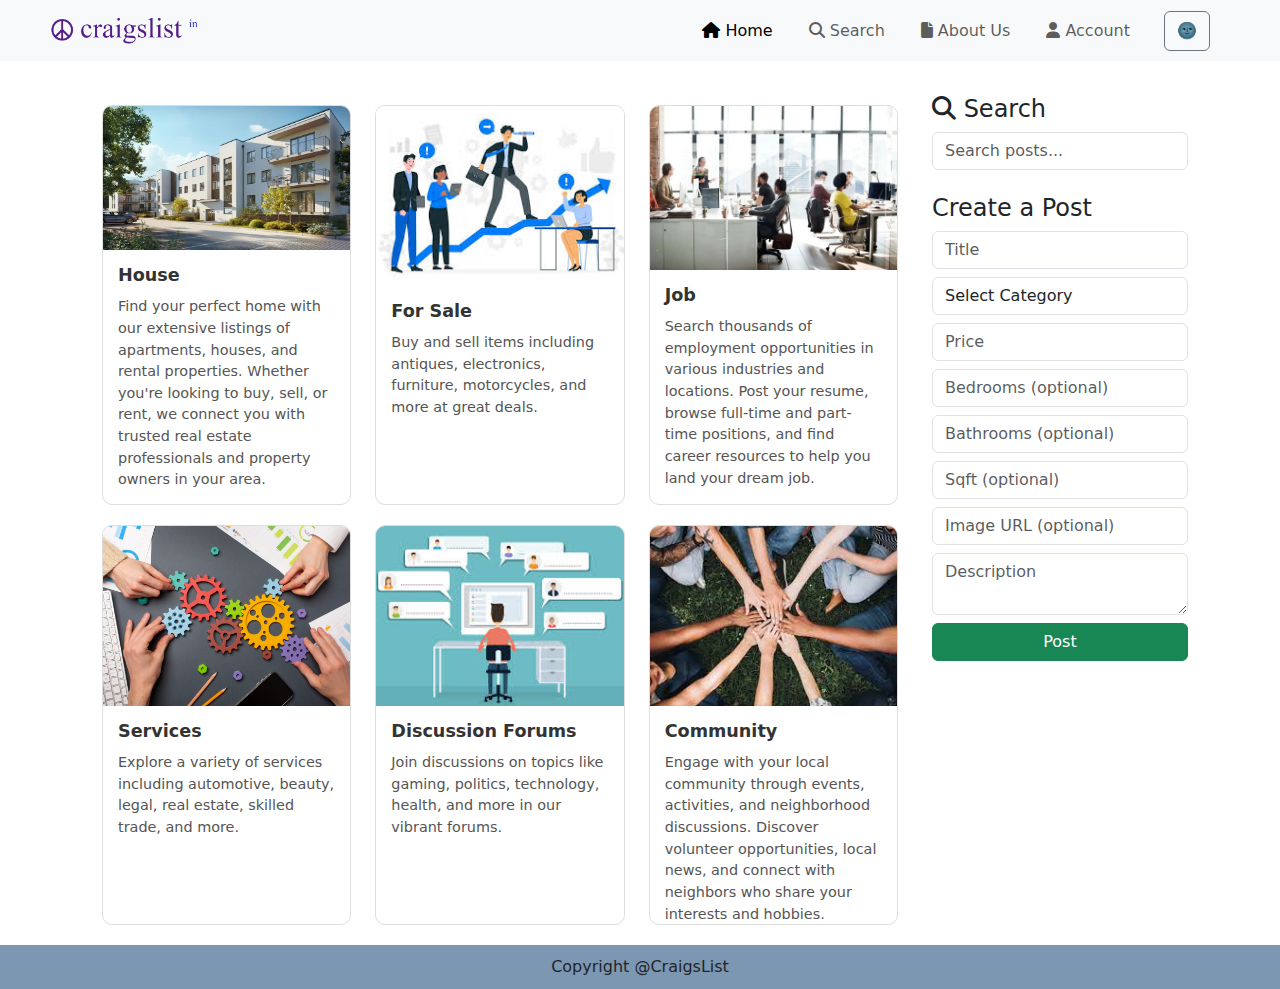
<file: index.html>
<!DOCTYPE html>
<html lang="en">

<head>
  <meta charset="UTF-8">
  <meta name="viewport" content="width=device-width, initial-scale=1.0">
  <title>Document</title>
  <link href="https://cdn.jsdelivr.net/npm/bootstrap@5.2.0/dist/css/bootstrap.min.css" rel="stylesheet">
  <link href="index.css" rel="stylesheet">
  <link href="https://unpkg.com/boxicons@2.1.4/css/boxicons.min.css" rel="stylesheet">

  <link rel="stylesheet" href="https://cdnjs.cloudflare.com/ajax/libs/font-awesome/6.4.2/css/all.min.css">
</head>

<body>
  <nav class="navbar navbar-expand-lg navbar-light bg-light">
    <a class="navbar-brand" href="#"><img src="logo.png" alt="Craigslist"></a>
    <button class="navbar-toggler" type="button" data-bs-toggle="collapse" data-bs-target="#navbarNavAltMarkup"
      aria-controls="navbarNavAltMarkup" aria-expanded="false" aria-label="Toggle navigation">
      <span class="navbar-toggler-icon"></span>
    </button>
    <div class="collapse navbar-collapse justify-content-end" id="navbarNavAltMarkup">
      <div class="navbar-nav">
        <a class="nav-item nav-link active" href="#"><i class="fa-solid fa-house"></i> Home</a>
        <!-- Search Icon -->
        <a class="nav-item nav-link" href="#" id="searchIcon">
          <i class="fa-solid fa-magnifying-glass"></i>   Search
        </a>
    
        <!-- Search Input (Hidden but inside the navbar properly) -->
        <input id="navbarSearchInput" class="form-control ms-2" type="search" placeholder="Search categories..." aria-label="Search" style="max-width: 200px; display: none;">
        <a class="nav-item nav-link" href="Aboutus.html"><i class="fa-solid fa-file"></i> About Us</a>

        
        <a class="nav-item nav-link" href="Account.html" id="account-link"><i class="fa-solid fa-user"></i> Account</a>
        <button id="darkModeToggle" class="btn btn-outline-secondary ms-3">🌚</i></button>

      </div>
    </div>
  </nav>


  <!-- Main content -->
  <div class="container mt-4">
    <div class="row">
      <!-- Left Section (Cards) - 3/4th of the width -->
      <div class="col-lg-9">

        <div class="row row-cols-1 row-cols-md-3 g-4">


          <a href="products.html" style="text-decoration: none; color: inherit;">
            <div class="col">
              <div class="card">
                <img src="house.jpg" class="card-img-top" alt="...">
                <div class="card-body">
                  <h5 class="card-title">House</h5>
                  <p class="card-text">Find your perfect home with our extensive listings of apartments, houses, and
                    rental properties. Whether you're looking to buy, sell, or rent, we connect you with trusted real
                    estate professionals and property owners in your area.
                  </p>
                </div>
              </div>
            </div>
          </a>
          <a href="forsale.html" style="text-decoration: none; color: inherit;">

            <!-- For Sale Card -->
            <div class="col">
              <div class="card">
                <img src="sales.jpeg" class="card-img-top" alt="For Sale">
                <div class="card-body">
                  <h5 class="card-title">For Sale</h5>
                  <p class="card-text">Buy and sell items including antiques, electronics, furniture, motorcycles, and
                    more at great deals.</p>
                </div>
              </div>
            </div>
          </a>
          <a href="jobs.html" style="text-decoration: none; color: inherit;">

            <div class="col">
              <div class="card">
                <img src="job.jpg" class="card-img-top" alt="...">
                <div class="card-body">
                  <h5 class="card-title">Job</h5>
                  <p class="card-text">Search thousands of employment opportunities in various industries and locations.
                    Post your resume, browse full-time and part-time positions, and find career resources to help you land
                    your dream job.</p>
                </div>
              </div>
            </div>
          </a>
          
          
        </div>
        <div class="row row-cols-1 row-cols-md-3 g-4">

          <a href="Services.html" style="text-decoration: none; color: inherit;">
            <div class="col">
              <div class="card">
                <img src="service.jpg" class="card-img-top" alt="Services">
                <div class="card-body">
                  <h5 class="card-title">Services</h5>
                  <p class="card-text">Explore a variety of services including automotive, beauty, legal, real estate,
                    skilled trade, and more.</p>
                </div>
              </div>
            </div>
          </a>

          <!-- Discussion Forums Card -->
          <a href="discussionform.html" style="text-decoration: none; color: inherit;">
            <div class="col">
              <div class="card">
                <img src="for.jpeg" class="card-img-top" alt="Discussion Forums">
                <div class="card-body">
                  <h5 class="card-title">Discussion Forums</h5>
                  <p class="card-text">
                    Join discussions on topics like gaming, politics, technology, health, and more in
                    our vibrant forums.
                  </p>
                </div>
              </div>
            </div>
          </a>
          <a href="Community.html" style="text-decoration: none; color: inherit;">
            <div class="col">
              <div class="card">
                <img src="images.jpg" class="card-img-top" alt="...">
                <div class="card-body">
                  <h5 class="card-title">Community</h5>

                  <p class="card-text">Engage with your local community through events, activities, and neighborhood
                    discussions. Discover volunteer opportunities, local news, and connect with neighbors who share your
                    interests and hobbies.</p>
                </div>
              </div>
            </div>
          </a>

        </div>
      </div>

      <!-- Right Section (Search + Post Feature) - 1/4th of the width -->
      <div class="col-lg-3">
        <!-- Search Bar -->
        <div class="mb-4">
          <h4> <i class="fa-solid fa-magnifying-glass"></i> Search</h4>
          <input type="text" class="form-control" placeholder="Search posts...">
        </div>

        <!-- Post Feature -->
<div class="mb-4">
  <h4>Create a Post</h4>
  <form id="postForm">
    <div class="mb-2">
      <input type="text" class="form-control" id="postTitle" placeholder="Title" required>
    </div>
    <div class="mb-2">
      <select class="form-control" id="postCategory" required>
        <option value="">Select Category</option>
        <option value="apts">Apartments</option>
        <option value="sale">For Sale</option>
        <option value="shared">Shared Room</option>
        <option value="office">Office Space</option>
        <option value="parking">Parking Spot</option>
        <option value="vacation">Vacation Rental</option>
      </select>
    </div>
    <div class="mb-2">
      <input type="number" class="form-control" id="postPrice" placeholder="Price" required>
    </div>
    <div class="mb-2">
      <input type="number" class="form-control" id="postBedrooms" placeholder="Bedrooms (optional)">
    </div>
    <div class="mb-2">
      <input type="number" class="form-control" id="postBathrooms" placeholder="Bathrooms (optional)">
    </div>
    <div class="mb-2">
      <input type="number" class="form-control" id="postSqft" placeholder="Sqft (optional)">
    </div>
    <div class="mb-2">
      <input type="text" class="form-control" id="postImage" placeholder="Image URL (optional)">
    </div>
    <div class="mb-2">
      <textarea class="form-control" id="postDescription" placeholder="Description"></textarea>
    </div>
    <button type="submit" class="btn btn-success w-100">Post</button>
  </form>
</div>

      </div>
    </div>
  </div>

  <footer>
    Copyright @CraigsList
  </footer>

  <script src="https://code.jquery.com/jquery-3.6.0.min.js"></script>
  <script src="https://cdn.jsdelivr.net/npm/bootstrap@5.2.0/dist/js/bootstrap.bundle.min.js"></script>
  <script>
    // Update the navbar based on login status
    function updateNavBar() {
        const savedIsLoggedIn = localStorage.getItem('isLoggedIn');
        const savedCurrentUser = localStorage.getItem('currentUser');
        
        // Check if the user is logged in
        if (savedIsLoggedIn === 'true') {
            document.getElementById('account-link').innerHTML = `<i class="fa-solid fa-user"></i> ${savedCurrentUser}`;
        } else {
            document.getElementById('account-link').innerHTML = `<i class="fa-solid fa-user"></i> Account`;
        }
    }

    // Check login status on page load
    window.onload = function() {
        updateNavBar();
        
        const savedIsLoggedIn = localStorage.getItem('isLoggedIn');
        const savedCurrentUser = localStorage.getItem('currentUser');

        // If the user is logged in, update the UI to show user info
        if (savedIsLoggedIn === 'true' && savedCurrentUser) {
            isLoggedIn = true;
            currentUser = savedCurrentUser;
            showUserInfo();
        } else {
            // If not logged in, show the login/signup form
            document.getElementById('login-signup-form').style.display = 'block';
            document.getElementById('user-info').style.display = 'none';
        }
    }
</script>
<!-- Dark Mode Script -->
<script src="darkmode.js"></script>
<script>
  document.addEventListener('DOMContentLoaded', function() {
      const searchIcon = document.getElementById('searchIcon');
      const searchInput = document.getElementById('navbarSearchInput');
  
      searchIcon.addEventListener('click', function(e) {
          e.preventDefault();
  
          if (searchInput.style.display === 'none' || searchInput.style.display === '') {
              searchInput.style.display = 'inline-block'; // show it properly
              searchInput.focus();
          } else {
              // If already shown, perform search
              performSearch();
          }
      });
  
      searchInput.addEventListener('keydown', function(e) {
          if (e.key === 'Enter') {
              e.preventDefault();
              performSearch();
          }
      });
  
      function performSearch() {
          const query = searchInput.value.trim().toLowerCase();
  
          if (query.includes('house') || query.includes('housing')) {
              window.location.href = 'products.html';
          } else if (query.includes('community')) {
              window.location.href = 'Community.html';
          } else if (query.includes('services') || query.includes('service')) {
              window.location.href = 'services.html';
          } else if (query.includes('job') || query.includes('jobs')) {
              window.location.href = 'jobs.html';
          } else if (query.includes('discussion') || query.includes('forum') || query.includes('forums')) {
              window.location.href = 'discussionform.html';
          } else if (query.includes('sale') || query.includes('forsale')) {
              window.location.href = 'forsale.html';
          } else {
              alert('No matching category found!');
          }
      }
  });
  </script>

</body>


</html>
</file>
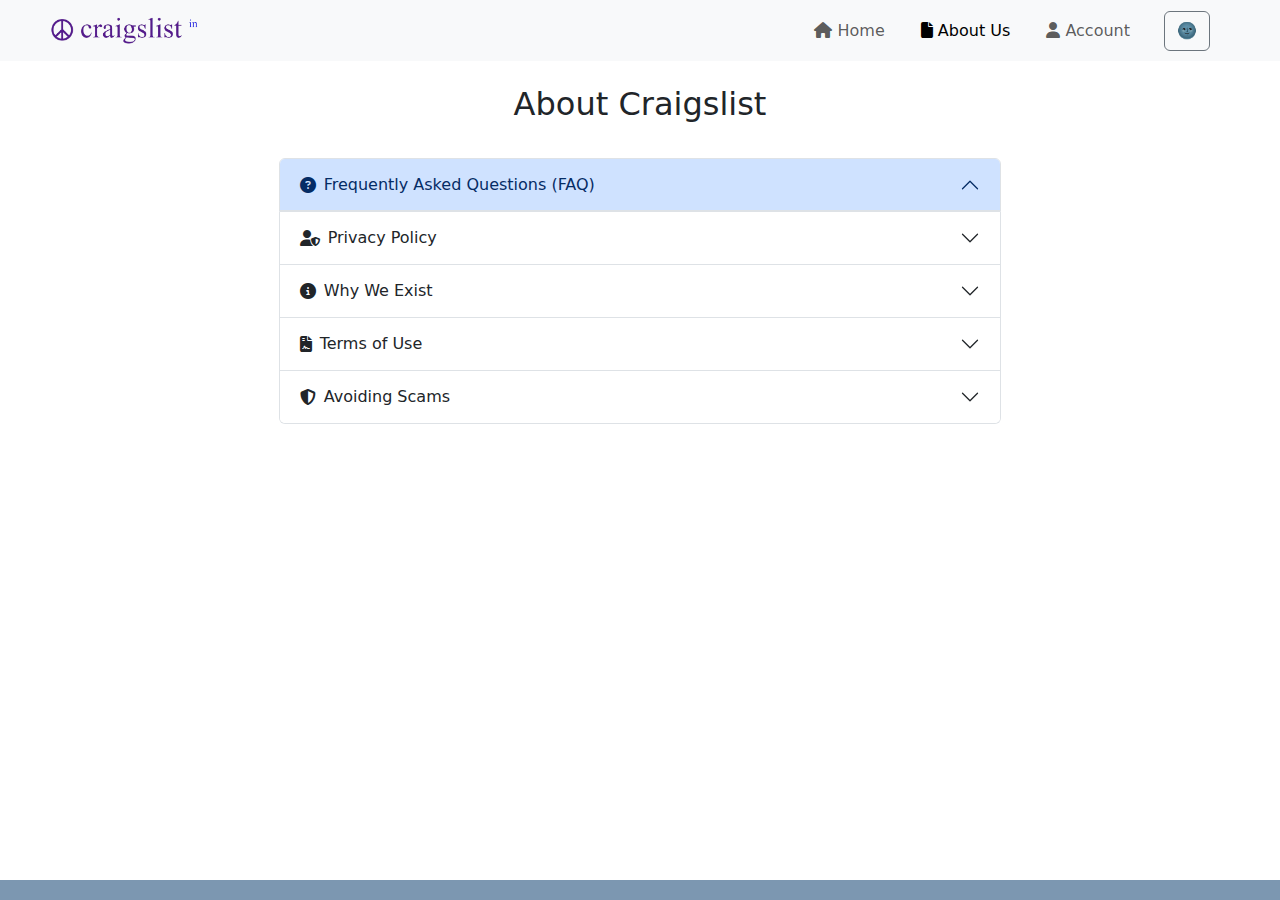
<file: Aboutus.html>
<!DOCTYPE html>
<html lang="en">

<head>
    <meta charset="UTF-8">
    <meta name="viewport" content="width=device-width, initial-scale=1.0">
    <title>About Craigslist</title>
    <link href="https://cdn.jsdelivr.net/npm/bootstrap@5.2.0/dist/css/bootstrap.min.css" rel="stylesheet">
    <link href="index.css" rel="stylesheet">
    <link rel="stylesheet" href="https://cdnjs.cloudflare.com/ajax/libs/font-awesome/6.4.2/css/all.min.css">
</head>

<body>
    <!-- Navbar -->
    <nav class="navbar navbar-expand-lg navbar-light bg-light">
        <a class="navbar-brand" href="index.html"><img src="logo.png" alt="Craigslist"></a>
        <button class="navbar-toggler" type="button" data-bs-toggle="collapse" data-bs-target="#navbarNavAltMarkup"
            aria-controls="navbarNavAltMarkup" aria-expanded="false" aria-label="Toggle navigation">
            <span class="navbar-toggler-icon"></span>
        </button>
        <div class="collapse navbar-collapse justify-content-end" id="navbarNavAltMarkup">
            <div class="navbar-nav">
                <a class="nav-item nav-link" href="index.html"><i class="fa-solid fa-house"></i> Home</a>
                <a class="nav-item nav-link active" href="about.html"><i class="fa-solid fa-file"></i> About Us</a>
                <a class="nav-item nav-link" href="Account.html" id="account-link"><i class="fa-solid fa-user"></i> Account</a>
                <button id="darkModeToggle" class="btn btn-outline-secondary ms-3">🌚</i></button>
            </div>
        </div>
    </nav>

    <!-- About Section -->
    <div class="container mt-4">
        <h2 class="text-center mb-4">About Craigslist</h2>
        <div class="row">
            <div class="col-md-8 mx-auto">
                <!-- Accordion for sections -->
                <div class="accordion" id="aboutAccordion">

                    <!-- FAQ Section -->
                    <div class="accordion-item">
                        <h2 class="accordion-header" id="headingFAQ">
                            <button class="accordion-button" type="button" data-bs-toggle="collapse" data-bs-target="#collapseFAQ">
                                <i class="fa-solid fa-question-circle me-2"></i> Frequently Asked Questions (FAQ)
                            </button>
                        </h2>
                        <div id="collapseFAQ" class="accordion-collapse collapse" data-bs-parent="#aboutAccordion">
                            <div class="accordion-body">
                                <ul>
                                    <li>How much does it cost to make a Craigslist posting?</li>
                                    <li>How long will my posting stay on the site?</li>
                                    <li>What are flags and flagging?</li>
                                    <li>What is CL mail relay?</li>
                                    <li>How do I find my posting?</li>
                                    <li>What HTML is supported?</li>
                                    <li>Why am I getting a DNS error?</li>
                                    <li>How do I pay for my posting?</li>
                                    <li>What does the "hold" status mean?</li>
                                </ul>
                            </div>
                        </div>
                    </div>

                    <!-- Privacy Policy Section -->
                    <div class="accordion-item">
                        <h2 class="accordion-header" id="headingPrivacy">
                            <button class="accordion-button collapsed" type="button" data-bs-toggle="collapse" data-bs-target="#collapsePrivacy">
                                <i class="fa-solid fa-user-shield me-2"></i> Privacy Policy
                            </button>
                        </h2>
                        <div id="collapsePrivacy" class="accordion-collapse collapse" data-bs-parent="#aboutAccordion">
                            <div class="accordion-body">
                                <strong>Craigslist Privacy Policy (updated May 29, 2024)</strong><br>
                                <p>This policy details how data about you is used when you access our websites and services...</p>
                                <ul>
                                    <li>We take precautions to prevent unauthorized access to or misuse of data.</li>
                                    <li>We do not run ads other than user classifieds.</li>
                                    <li>We do not share your data with third parties for marketing.</li>
                                    <li>We do not employ tracking devices for marketing.</li>
                                    <li>We provide email proxy & relay services to reduce spam.</li>
                                    <li>Please review third-party privacy policies for linked sites.</li>
                                    <li>We do not respond to "Do Not Track" signals.</li>
                                </ul>
                            </div>
                        </div>
                    </div>

                    <!-- Why We Exist Section -->
                    <div class="accordion-item">
                        <h2 class="accordion-header" id="headingExist">
                            <button class="accordion-button collapsed" type="button" data-bs-toggle="collapse" data-bs-target="#collapseExist">
                                <i class="fa-solid fa-info-circle me-2"></i> Why We Exist
                            </button>
                        </h2>
                        <div id="collapseExist" class="accordion-collapse collapse" data-bs-parent="#aboutAccordion">
                            <div class="accordion-body">
                                <p>Craigslist is a privately held American company operating a classified advertisements website...</p>
                                <ul>
                                    <li><strong>Founder:</strong> Craig Newmark</li>
                                    <li><strong>Founded:</strong> 1995</li>
                                    <li><strong>Headquarters:</strong> San Francisco, California, United States</li>
                                    <li><strong>CEO:</strong> Jim Buckmaster (since 2000)</li>
                                    <li><strong>Languages Available:</strong> English, French, German, Dutch, Spanish, Italian, Portuguese</li>
                                    <li><strong>Written in:</strong> Perl</li>
                                </ul>
                            </div>
                        </div>
                    </div>

                    <!-- Terms of Use Section -->
                    <div class="accordion-item">
                        <h2 class="accordion-header" id="headingTerms">
                            <button class="accordion-button collapsed" type="button" data-bs-toggle="collapse" data-bs-target="#collapseTerms">
                                <i class="fa-solid fa-file-contract me-2"></i> Terms of Use
                            </button>
                        </h2>
                        <div id="collapseTerms" class="accordion-collapse collapse" data-bs-parent="#aboutAccordion">
                            <div class="accordion-body">
                                <p>By accessing or interacting with our services, websites, or mobile app, you agree to these Terms of Use (TOU)...</p>
                                <p>For full terms, visit: <a href="https://www.craigslist.org/about/terms.of.use" target="_blank">Terms of Use</a></p>
                            </div>
                        </div>
                    </div>

                    <!-- Avoiding Scams Section -->
                    <div class="accordion-item">
                        <h2 class="accordion-header" id="headingScams">
                            <button class="accordion-button collapsed" type="button" data-bs-toggle="collapse" data-bs-target="#collapseScams">
                                <i class="fa-solid fa-shield-alt me-2"></i> Avoiding Scams
                            </button>
                        </h2>
                        <div id="collapseScams" class="accordion-collapse collapse" data-bs-parent="#aboutAccordion">
                            <div class="accordion-body">
                                <ul>
                                    <li>Deal locally, face-to-face to avoid most scams.</li>
                                    <li>Never provide or accept payment before meeting in person.</li>
                                    <li>Requests to wire money, use gift cards, or deposit cashier's checks are scams.</li>
                                    <li>Beware of "guaranteed" transactions or requests for verification codes.</li>
                                </ul>
                                <p>For more safety tips, visit: <a href="https://www.craigslist.org/about/scams" target="_blank">Avoiding Scams</a></p>
                            </div>
                        </div>
                    </div>

                </div> <!-- End of Accordion -->
            </div>
        </div>
    </div>

    <!-- Footer -->
    <footer >
        
    </footer>

    <!-- Bootstrap Scripts -->
    <script src="https://cdn.jsdelivr.net/npm/bootstrap@5.2.0/dist/js/bootstrap.bundle.min.js"></script>
    <script>
        // Update the navbar based on login status
        function updateNavBar() {
            const savedIsLoggedIn = localStorage.getItem('isLoggedIn');
            const savedCurrentUser = localStorage.getItem('currentUser');
            
            // Check if the user is logged in
            if (savedIsLoggedIn === 'true') {
                document.getElementById('account-link').innerHTML = `<i class="fa-solid fa-user"></i> ${savedCurrentUser}`;
            } else {
                document.getElementById('account-link').innerHTML = `<i class="fa-solid fa-user"></i> Account`;
            }
        }
    
        // Check login status on page load
        window.onload = function() {
            updateNavBar();
            
            const savedIsLoggedIn = localStorage.getItem('isLoggedIn');
            const savedCurrentUser = localStorage.getItem('currentUser');
    
            // If the user is logged in, update the UI to show user info
            if (savedIsLoggedIn === 'true' && savedCurrentUser) {
                isLoggedIn = true;
                currentUser = savedCurrentUser;
                showUserInfo();
            } else {
                // If not logged in, show the login/signup form
                document.getElementById('login-signup-form').style.display = 'block';
                document.getElementById('user-info').style.display = 'none';
            }
        }
    </script>
<!-- Dark Mode Script -->
<script src="darkmode.js"></script>
</body>

</html>
</file>
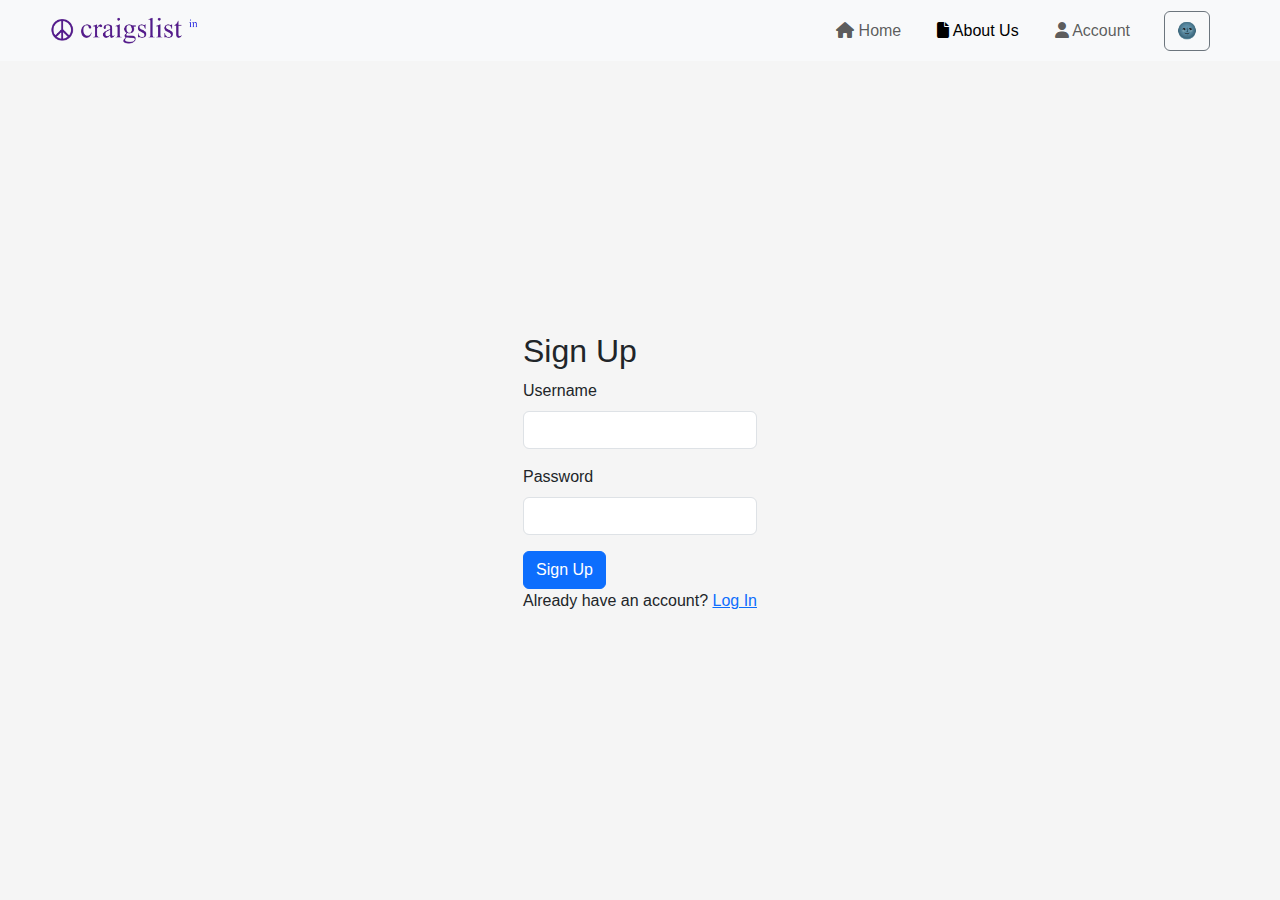
<file: Account.html>
<!DOCTYPE html>
<html lang="en">

<head>
    <meta charset="UTF-8">
    <meta name="viewport" content="width=device-width, initial-scale=1.0">
    <title>Account - Login or Signup</title>
    <link rel="stylesheet" href="https://cdnjs.cloudflare.com/ajax/libs/font-awesome/6.4.0/css/all.min.css">
    <link href="https://cdn.jsdelivr.net/npm/bootstrap@5.3.0/dist/css/bootstrap.min.css" rel="stylesheet">
    <link href="Account.css" rel="stylesheet">

</head>

<body>
    <!-- Main Navbar -->
    <nav class="navbar navbar-expand-lg navbar-light bg-light">
        <a class="navbar-brand" href="index.html"><img src="logo.png" alt="Craigslist"></a>
        <button class="navbar-toggler" type="button" data-bs-toggle="collapse" data-bs-target="#navbarNavAltMarkup"
            aria-controls="navbarNavAltMarkup" aria-expanded="false" aria-label="Toggle navigation">
            <span class="navbar-toggler-icon"></span>
        </button>
        <div class="collapse navbar-collapse justify-content-end" id="navbarNavAltMarkup">
            <div class="navbar-nav">
                <a class="nav-item nav-link" href="index.html"><i class="fa-solid fa-house"></i> Home</a>
                <a class="nav-item nav-link active" href="Aboutus.html"><i class="fa-solid fa-file"></i> About Us</a>
                <a class="nav-item nav-link" href="Account.html" id="account-link"><i class="fa-solid fa-user"></i> Account</a>
                <button id="darkModeToggle" class="btn btn-outline-secondary ms-3">🌚</i></button>
            </div>
        </div>
    </nav>

    <!-- Account Page -->
    <div class="container">
        <div id="login-signup-form">
            <!-- Sign Up Form -->
            <div id="signup-form">
                <h2>Sign Up</h2>
                <form id="signup" onsubmit="return handleSignup(event)">
                    <div class="mb-3">
                        <label for="signup-username" class="form-label">Username</label>
                        <input type="text" class="form-control" id="signup-username" required>
                    </div>
                    <div class="mb-3">
                        <label for="signup-password" class="form-label">Password</label>
                        <input type="password" class="form-control" id="signup-password" required>
                    </div>
                    <button type="submit" class="btn btn-primary">Sign Up</button>
                    <p>Already have an account? <a href="#" onclick="showLoginForm()">Log In</a></p>
                </form>
            </div>

            <!-- Log In Form -->
            <div id="login-form" style="display: none;">
                <h2>Log In</h2>
                <form id="login" onsubmit="return handleLogin(event)">
                    <div class="mb-3">
                        <label for="login-username" class="form-label">Username</label>
                        <input type="text" class="form-control" id="login-username" required>
                    </div>
                    <div class="mb-3">
                        <label for="login-password" class="form-label">Password</label>
                        <input type="password" class="form-control" id="login-password" required>
                    </div>
                    <button type="submit" class="btn btn-primary">Log In</button>
                    <p>Don't have an account? <a href="#" onclick="showSignupForm()">Sign Up</a></p>
                </form>
            </div>
        </div>

        <!-- User Info After Login -->
        <div id="user-info" style="display: none;">
            <h2>Welcome, <span id="username-display"></span></h2>
            <p>Here you can view and edit your profile, or check your wishlist.</p>
            <button id="#btnk" class="btn btn-secondary" onclick="location.href='wishlist.html'">View Wishlist</button>

            <button id="#btnk" class="btn btn-danger" onclick="logout()">Log Out</button>
        </div>
    </div>
  <!-- Footer -->
  <footer >
        
  </footer>

  <!-- Bootstrap Scripts -->
  <script src="https://cdn.jsdelivr.net/npm/bootstrap@5.2.0/dist/js/bootstrap.bundle.min.js"></script>
    <script>
        let isLoggedIn = false;
        let currentUser = null;

        // Function to show the signup form
        function showSignupForm() {
            document.getElementById('signup-form').style.display = 'block';
            document.getElementById('login-form').style.display = 'none';
        }

        // Function to show the login form
        function showLoginForm() {
            document.getElementById('signup-form').style.display = 'none';
            document.getElementById('login-form').style.display = 'block';
        }

        // Handle signup logic
        function handleSignup(event) {
            event.preventDefault();

            const username = document.getElementById('signup-username').value;
            const password = document.getElementById('signup-password').value;

            // Store user credentials (username and password) in localStorage
            localStorage.setItem('username', username);
            localStorage.setItem('password', password);
            alert('Signup successful!');
            showLoginForm(); // Switch to login after signup
        }

        // Handle login logic
        function handleLogin(event) {
            event.preventDefault();

            const username = document.getElementById('login-username').value;
            const password = document.getElementById('login-password').value;

            // Retrieve saved credentials from localStorage
            const savedUsername = localStorage.getItem('username');
            const savedPassword = localStorage.getItem('password');

            if (username === savedUsername && password === savedPassword) {
                isLoggedIn = true;
                currentUser = username;
                // Store login state in localStorage
                localStorage.setItem('isLoggedIn', 'true');
                localStorage.setItem('currentUser', username);
                alert('Login successful!');
                updateNavBar();
                showUserInfo();
            } else {
                alert('Invalid username or password');
            }
        }

        

        // Show user info after login
        function showUserInfo() {
            document.getElementById('login-signup-form').style.display = 'none';
            document.getElementById('user-info').style.display = 'block';
            document.getElementById('username-display').innerText = currentUser;
        }

        // Logout function
        function logout() {
            isLoggedIn = false;
            currentUser = null;
            // Clear only login state from localStorage (don't clear credentials)
            localStorage.removeItem('isLoggedIn');
            localStorage.removeItem('currentUser');
            updateNavBar();
            alert('Logged out successfully');
            document.getElementById('login-signup-form').style.display = 'block';
            document.getElementById('user-info').style.display = 'none';
        }

        // Placeholder function to view wishlist
        function viewWishlist() {
            alert('Here is your wishlist!');
        }
        // Update the navbar based on login status
        function updateNavBar() {
            const savedIsLoggedIn = localStorage.getItem('isLoggedIn');
            const savedCurrentUser = localStorage.getItem('currentUser');
            
            // Check if the user is logged in
            if (savedIsLoggedIn === 'true') {
                document.getElementById('account-link').innerHTML = `<i class="fa-solid fa-user"></i> ${savedCurrentUser}`;
            } else {
                document.getElementById('account-link').innerHTML = `<i class="fa-solid fa-user"></i> Account`;
            }
        }
    
        // Check login status on page load
        window.onload = function() {
            updateNavBar();
            
            const savedIsLoggedIn = localStorage.getItem('isLoggedIn');
            const savedCurrentUser = localStorage.getItem('currentUser');
    
            // If the user is logged in, update the UI to show user info
            if (savedIsLoggedIn === 'true' && savedCurrentUser) {
                isLoggedIn = true;
                currentUser = savedCurrentUser;
                showUserInfo();
            } else {
                // If not logged in, show the login/signup form
                document.getElementById('login-signup-form').style.display = 'block';
                document.getElementById('user-info').style.display = 'none';
            }
        }
    </script>
    <!-- Dark Mode Script -->
    <script src="darkmode.js"></script>

</body>

</html>
</file>
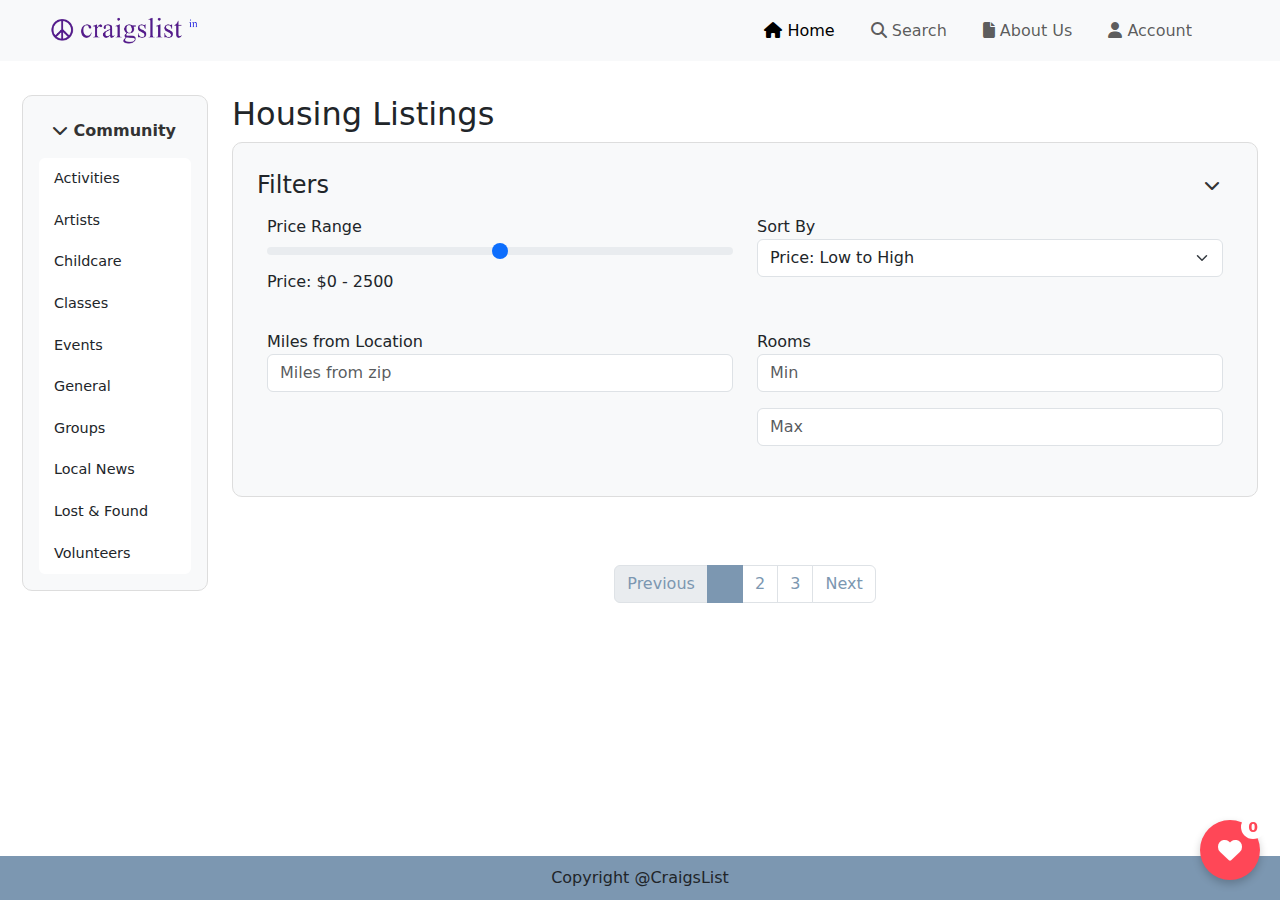
<file: Community.html>
<!DOCTYPE html>
<html lang="en">

<head>
    <meta charset="UTF-8">
    <meta name="viewport" content="width=device-width, initial-scale=1.0">
    <title>Products Listing - Craigslist</title>
    <link href="https://cdn.jsdelivr.net/npm/bootstrap@5.2.0/dist/css/bootstrap.min.css" rel="stylesheet">
    <link href="index.css" rel="stylesheet">
    <link rel="stylesheet" href="https://cdnjs.cloudflare.com/ajax/libs/font-awesome/6.4.2/css/all.min.css">
</head>

<body>
    <nav class="navbar navbar-expand-lg navbar-light bg-light">
        <a class="navbar-brand" href="index.html"><img src="logo.png" alt="Craigslist"></a>
        <button class="navbar-toggler" type="button" data-bs-toggle="collapse" data-bs-target="#navbarNavAltMarkup"
            aria-controls="navbarNavAltMarkup" aria-expanded="false" aria-label="Toggle navigation">
            <span class="navbar-toggler-icon"></span>
        </button>
        <div class="collapse navbar-collapse justify-content-end" id="navbarNavAltMarkup">
            <div class="navbar-nav">
                <a class="nav-item nav-link active" href="index.html"><i class="fa-solid fa-house"></i> Home</a>
                <a class="nav-item nav-link" href="Search.html"><i class="fa-solid fa-magnifying-glass"></i> Search</a>
                <a class="nav-item nav-link" href="Aboutus.html"><i class="fa-solid fa-file"></i> About Us</a>
                <a class="nav-item nav-link" href="Account.html" id="account-link"><i class="fa-solid fa-user"></i> Account</a>
            </div>
        </div>
    </nav>

    <!-- Main content -->
    <div class="container-fluid mt-4">
        <div class="row">
            <!-- Left Section: Categories (Collapsible) -->
            <div class="col-lg-2" id="categoriesColumn">
                <div class="categories-section p-3">
                    <button id="toggleCategories" class="btn btn-link w-100 text-start">
                        <i class="fa-solid fa-chevron-down"></i> Community
                    </button>
                    <div id="categoriesContent" class="mt-2">
                        <ul class="list-group">
                            <li class="list-group-item" data-category="activities">Activities</li>
                            <li class="list-group-item" data-category="artists">Artists</li>
                            <li class="list-group-item" data-category="childcare">Childcare</li>
                            <li class="list-group-item" data-category="classes">Classes</li>
                            <li class="list-group-item" data-category="events">Events</li>
                            <li class="list-group-item" data-category="general">General</li>
                            <li class="list-group-item" data-category="groups">Groups</li>
                            <li class="list-group-item" data-category="news">Local News</li>
                            <li class="list-group-item" data-category="lostfound">Lost & Found</li>
                            <li class="list-group-item" data-category="volunteers">Volunteers</li>
                        </ul>
                    </div>
                </div>
            </div>

            <!-- Right Section: Filters and Products -->
            <div class="col-lg-10" id="productsColumn">
                <h2>Housing Listings</h2>

                <!-- Filter and Sort Section -->
                <div class="filter-sort-section p-4 mb-4">
                    <div class="filter-header">
                        <h4>Filters</h4>
                        <button id="toggleFilters" class="btn btn-link">
                            <i class="fa-solid fa-chevron-down"></i>
                        </button>
                    </div>
                    <div id="filtersContent">
                        <div class="row">
                            <div class="col-md-6">
                                <label for="priceRange">Price Range</label>
                                <input type="range" id="priceRange" class="form-range" min="0" max="5000" step="100">
                                <p>Price: $<span id="priceValue">0 - 5000</span></p>
                            </div>
                            <div class="col-md-6">
                                <label for="sortBy">Sort By</label>
                                <select id="sortBy" class="form-select">
                                    <option value="priceLowHigh">Price: Low to High</option>
                                    <option value="priceHighLow">Price: High to Low</option>
                                    <option value="dateNewOld">Date: Newest First</option>
                                    <option value="dateOldNew">Date: Oldest First</option>
                                </select>
                            </div>
                        </div>
                        <div id="dynamicFilters">
                            <!-- Dynamic filters will be inserted here based on the selected category -->
                        </div>
                    </div>
                </div>

                <!-- Product Cards -->
                <div class="row" id="productList">
                    <!-- Product cards will be dynamically inserted here -->
                </div>

                <!-- Pagination -->
                <nav aria-label="Page navigation" class="mt-4">
                    <ul class="pagination justify-content-center">
                        <li class="page-item disabled"><a class="page-link" href="#">Previous</a></li>
                        <li class="page-item active"><a class="page-link" href="#">1</a></li>
                        <li class="page-item"><a class="page-link" href="#">2</a></li>
                        <li class="page-item"><a class="page-link" href="#">3</a></li>
                        <li class="page-item"><a class="page-link" href="#">Next</a></li>
                    </ul>
                </nav>
            </div>
        </div>
    </div>

    <footer>
        Copyright @CraigsList
    </footer>

    <script src="https://code.jquery.com/jquery-3.6.0.min.js"></script>
    <script src="https://cdn.jsdelivr.net/npm/bootstrap@5.2.0/dist/js/bootstrap.bundle.min.js"></script>
    <script src="products.js"></script>
     <!-- Dark Mode Script -->
    <script>
      document.addEventListener('DOMContentLoaded', function () {
          const darkModeToggle = document.getElementById('darkModeToggle');

          const darkModeStyles = document.createElement('style');
          darkModeStyles.textContent = `
              body.dark-mode {
                  background-color: #121212;
                  color: #e0e0e0;
              }
              nav.navbar.dark-mode {
                  background-color: #1c2833 !important;
              }
              .card.dark-mode, .filter-sort-section.dark-mode, .categories-section.dark-mode {
                  background-color: #1e1e1e;
                  border-color: #333;
              }
              .card-title.dark-mode, .card-text.dark-mode, .nav-link.dark-mode, label.dark-mode, h2.dark-mode, h4.dark-mode {
                  color: #e0e0e0 !important;
              }
              footer.dark-mode {
                  background-color: #1f1f1f;
                  color: #e0e0e0;
              }
              .btn-success.dark-mode {
                  background-color: #22c55e;
                  border-color: #22c55e;
              }
              input.form-control.dark-mode, select.form-select.dark-mode, textarea.form-control.dark-mode {
                  background-color: #2c2c2c;
                  color: #e0e0e0;
                  border: 1px solid #555;
              }
              .btn-outline-secondary.dark-mode, .btn-link.dark-mode {
                  color: #e0e0e0 !important;
                  border-color: #e0e0e0 !important;
              }
              .list-group-item.dark-mode {
                  background-color: #1f1f1f;
                  color: #e0e0e0;
                  border-color: #333;
              }
             .list-group-item.dark-mode:hover {
    background-color: white;
    color: #1f1f1f; /* darker text so it's readable on white background */
    border-color: #333;
}


              
                  
              .pagination.dark-mode .page-link {
                  background-color: #2c2c2c;
                  color: #e0e0e0;
                  border-color: #555;
              }
                  
          `;
          document.head.appendChild(darkModeStyles);

          if (localStorage.getItem('darkMode') === 'enabled') {
              enableDarkMode();
          }

          if (darkModeToggle) {
              darkModeToggle.addEventListener('click', () => {
                  toggleDarkMode();
              });
          }

          function toggleDarkMode() {
              document.body.classList.toggle('dark-mode');
              document.querySelector('nav.navbar').classList.toggle('dark-mode');
              document.querySelector('footer').classList.toggle('dark-mode');
              document.querySelectorAll('.card, .filter-sort-section, .categories-section, .list-group-item, .card-title, .card-text, .nav-link, .form-control, .form-select, .btn-success, label, h2, h4, .btn-link, .pagination').forEach(el => el.classList.toggle('dark-mode'));
              darkModeToggle.classList.toggle('dark-mode');

              if (document.body.classList.contains('dark-mode')) {
                  darkModeToggle.innerHTML = "😎";
                  localStorage.setItem('darkMode', 'enabled');
              } else {
                  darkModeToggle.innerHTML = "🌚";
                  localStorage.setItem('darkMode', 'disabled');
              }
          }

          function enableDarkMode() {
              document.body.classList.add('dark-mode');
              document.querySelector('nav.navbar').classList.add('dark-mode');
              document.querySelector('footer').classList.add('dark-mode');
              document.querySelectorAll('.card, .filter-sort-section, .categories-section, .list-group-item, .card-title, .card-text, .nav-link, .form-control, .form-select, .btn-success, label, h2, h4, .btn-link, .pagination').forEach(el => el.classList.add('dark-mode'));
              darkModeToggle.classList.add('dark-mode');
              darkModeToggle.innerHTML = "😎";
          }
      });
  </script>

  <script>
      function updateNavBar() {
          const savedIsLoggedIn = localStorage.getItem('isLoggedIn');
          const savedCurrentUser = localStorage.getItem('currentUser');
          
          if (savedIsLoggedIn === 'true') {
              document.getElementById('account-link').innerHTML = `<i class="fa-solid fa-user"></i> ${savedCurrentUser}`;
          } else {
              document.getElementById('account-link').innerHTML = `<i class="fa-solid fa-user"></i> Account`;
          }
      }

      window.onload = function () {
          updateNavBar();
      };
  </script>
</body>


</html>
</file>
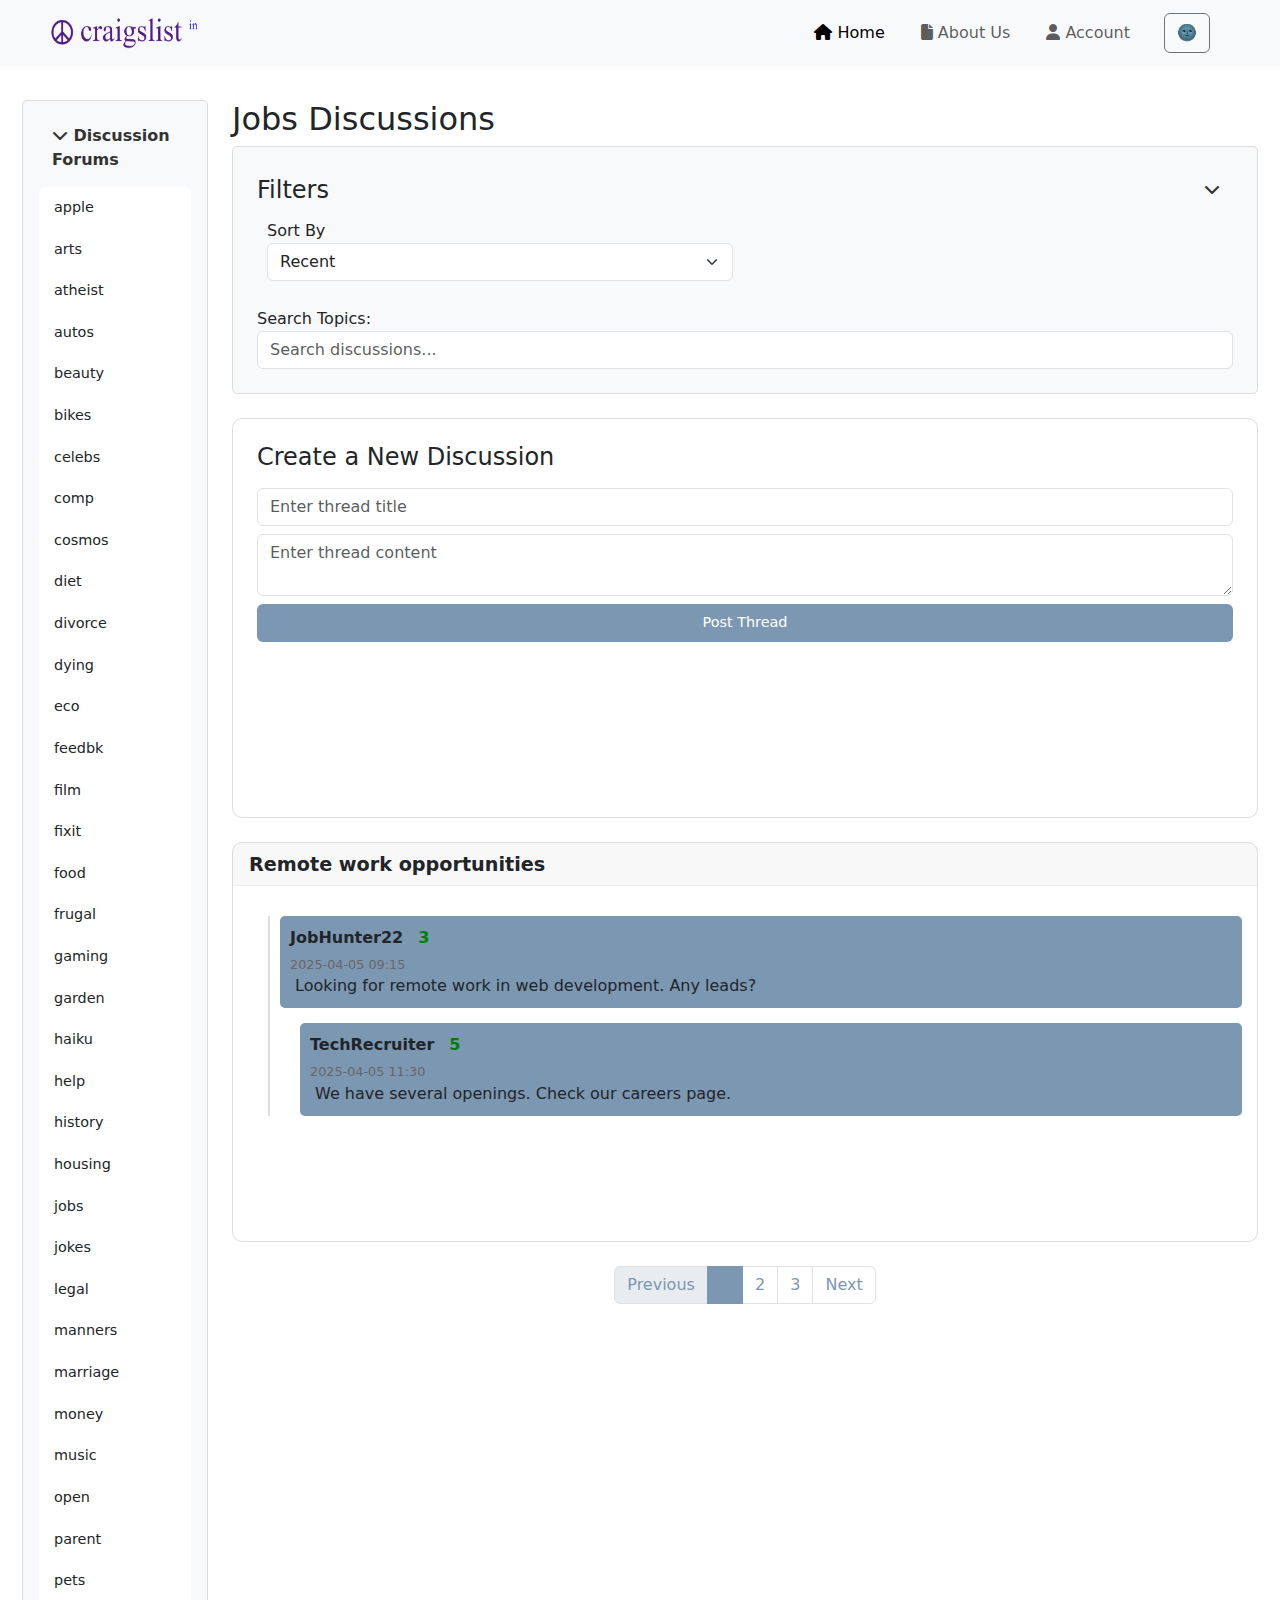
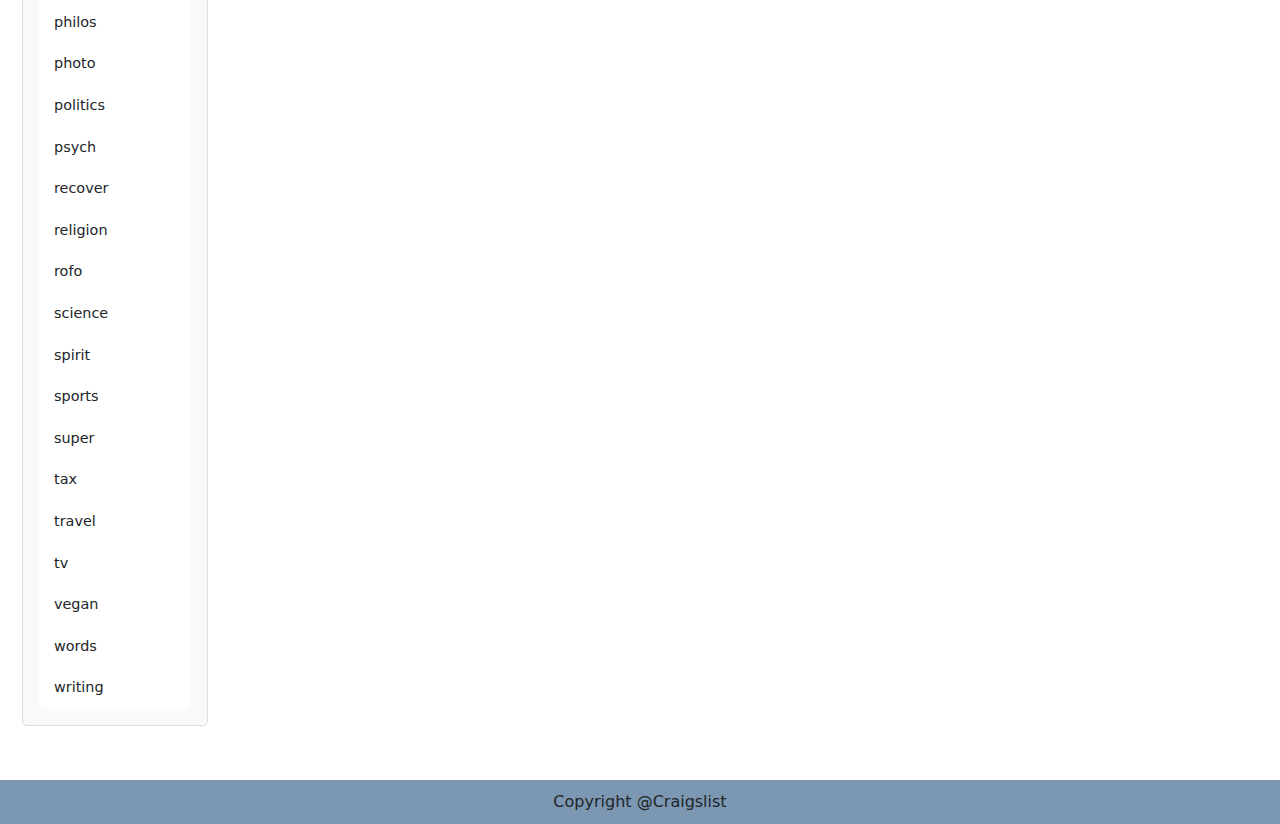
<file: discussionform.html>
<!DOCTYPE html>
<html lang="en">

<head>
  <meta charset="UTF-8">
  <meta name="viewport" content="width=device-width, initial-scale=1.0">
  <title>Job Discussions - Craigslist</title>
  <link href="https://cdn.jsdelivr.net/npm/bootstrap@5.2.0/dist/css/bootstrap.min.css" rel="stylesheet">
  <link href="index.css" rel="stylesheet">
  <link rel="stylesheet" href="https://cdnjs.cloudflare.com/ajax/libs/font-awesome/6.4.2/css/all.min.css">
  <link href="discussionform.css" rel="stylesheet"></head>

<body>
  <nav class="navbar navbar-expand-lg navbar-light bg-light">
    <a class="navbar-brand" href="index.html"><img src="logo.png" alt="Craigslist"></a>
    <button class="navbar-toggler" type="button" data-bs-toggle="collapse" data-bs-target="#navbarNavAltMarkup"
      aria-controls="navbarNavAltMarkup" aria-expanded="false" aria-label="Toggle navigation">
      <span class="navbar-toggler-icon"></span>
    </button>
    <div class="collapse navbar-collapse justify-content-end" id="navbarNavAltMarkup">
      <div class="navbar-nav">
        <a class="nav-item nav-link active" href="index.html"><i class="fa-solid fa-house"></i> Home</a>
                <a class="nav-item nav-link" href="Aboutus.html"><i class="fa-solid fa-file"></i> About Us</a>
        <a class="nav-item nav-link" href="Account.html" id="account-link"><i class="fa-solid fa-user"></i> Account</a>
           <button id="darkModeToggle" class="btn btn-outline-secondary ms-3">🌚</i></button>
      </div>
    </div>
  </nav>

  <!-- Main content -->
  <div class="container-fluid mt-4">
    <div class="row">
      <!-- Left Section: Categories -->
      <div class="col-lg-2" id="categoriesColumn">
        <div class="categories-section p-3">
          <button id="toggleCategories" class="btn btn-link w-100 text-start">
            <i class="fa-solid fa-chevron-down"></i> Discussion Forums
          </button>
          <div id="categoriesContent" class="mt-2">
            <ul class="list-group">
              <li class="list-group-item" data-category="apple">apple</li>
              <li class="list-group-item" data-category="arts">arts</li>
              <li class="list-group-item" data-category="atheist">atheist</li>
              <li class="list-group-item" data-category="autos">autos</li>
              <li class="list-group-item" data-category="beauty">beauty</li>
              <li class="list-group-item" data-category="bikes">bikes</li>
              <li class="list-group-item" data-category="celebs">celebs</li>
              <li class="list-group-item" data-category="comp">comp</li>
              <li class="list-group-item" data-category="cosmos">cosmos</li>
              <li class="list-group-item" data-category="diet">diet</li>
              <li class="list-group-item" data-category="divorce">divorce</li>
              <li class="list-group-item" data-category="dying">dying</li>
              <li class="list-group-item" data-category="eco">eco</li>
              <li class="list-group-item" data-category="feedback">feedbk</li>
              <li class="list-group-item" data-category="film">film</li>
              <li class="list-group-item" data-category="fixit">fixit</li>
              <li class="list-group-item" data-category="food">food</li>
              <li class="list-group-item" data-category="frugal">frugal</li>
              <li class="list-group-item" data-category="gaming">gaming</li>
              <li class="list-group-item" data-category="garden">garden</li>
              <li class="list-group-item" data-category="haiku">haiku</li>
              <li class="list-group-item" data-category="help">help</li>
              <li class="list-group-item" data-category="history">history</li>
              <li class="list-group-item" data-category="housing">housing</li>
              <li class="list-group-item" data-category="jobs">jobs</li>
              <li class="list-group-item" data-category="jokes">jokes</li>
              <li class="list-group-item" data-category="legal">legal</li>
              <li class="list-group-item" data-category="manners">manners</li>
              <li class="list-group-item" data-category="marriage">marriage</li>
              <li class="list-group-item" data-category="money">money</li>
              <li class="list-group-item" data-category="music">music</li>
              <li class="list-group-item" data-category="open">open</li>
              <li class="list-group-item" data-category="parent">parent</li>
              <li class="list-group-item" data-category="pets">pets</li>
              <li class="list-group-item" data-category="philos">philos</li>
              <li class="list-group-item" data-category="photo">photo</li>
              <li class="list-group-item" data-category="politics">politics</li>
              <li class="list-group-item" data-category="psych">psych</li>
              <li class="list-group-item" data-category="recover">recover</li>
              <li class="list-group-item" data-category="religion">religion</li>
              <li class="list-group-item" data-category="rofo">rofo</li>
              <li class="list-group-item" data-category="science">science</li>
              <li class="list-group-item" data-category="spirit">spirit</li>
              <li class="list-group-item" data-category="sports">sports</li>
              <li class="list-group-item" data-category="super">super</li>
              <li class="list-group-item" data-category="tax">tax</li>
              <li class="list-group-item" data-category="travel">travel</li>
              <li class="list-group-item" data-category="tv">tv</li>
              <li class="list-group-item" data-category="vegan">vegan</li>
              <li class="list-group-item" data-category="words">words</li>
              <li class="list-group-item" data-category="writing">writing</li>
            </ul>
          </div>
        </div>
      </div>

      <!-- Right Section: Filters, Discussions and Forum Posting -->
      <div class="col-lg-10" id="productsColumn">
        <h2 id="categoryTitle">Job Discussions</h2>

        <!-- Filter and Sort Section -->
        <div class="filter-sort-section p-4 mb-4">
          <div class="filter-header">
            <h4>Filters</h4>
            <button id="toggleFilters" class="btn btn-link">
              <i class="fa-solid fa-chevron-down"></i>
            </button>
          </div>
          <div id="filtersContent">
            <div class="row">
              <div class="col-md-6">
                <label for="sortBy">Sort By</label>
                <select id="sortBy" class="form-select">
                  <option value="recent">Recent</option>
                  <option value="oldest">Oldest</option>
                  <option value="mostPopular">Most Popular</option>
                </select>
              </div>
            </div>
          </div>
       
          <!-- Search Box -->
          <div class="mt-3">
            <label for="discussionSearch">Search Topics:</label>
            <input type="text" id="discussionSearch" class="form-control" placeholder="Search discussions...">
          </div>
        </div>
  
        <!-- Forum Post Creation Form -->
        <div class="card mb-4 p-4">
          <h4>Create a New Discussion</h4>
          <form id="newThreadForm">
            <input type="text" id="threadTitle" class="form-control my-2" placeholder="Enter thread title" required>
            <textarea id="threadContent" class="form-control my-2" placeholder="Enter thread content" required></textarea>
            <button type="submit" class="btn btn-primary">Post Thread</button>
          </form>
        </div>

        <!-- Discussion Threads List -->
        <div id="threads">
          <!-- Threads will be dynamically added here -->
        </div>

        <!-- Pagination -->
        <nav aria-label="Page navigation" class="mt-4">
          <ul class="pagination justify-content-center">
            <li class="page-item disabled"><a class="page-link" href="#">Previous</a></li>
            <li class="page-item active"><a class="page-link" href="#">1</a></li>
            <li class="page-item"><a class="page-link" href="#">2</a></li>
            <li class="page-item"><a class="page-link" href="#">3</a></li>
            <li class="page-item"><a class="page-link" href="#">Next</a></li>
          </ul>
        </nav>
      </div>
    </div>
  </div>

  <footer class="text-center mt-4 mb-2">
    Copyright @Craigslist
  </footer>

  <!-- Scripts -->
  <script src="https://code.jquery.com/jquery-3.6.0.min.js"></script>
  <script src="https://cdn.jsdelivr.net/npm/bootstrap@5.2.0/dist/js/bootstrap.bundle.min.js"></script>
  <script src="discussionform.js"></script>
 <!-- Dark Mode Script -->
    <script>
      document.addEventListener('DOMContentLoaded', function () {
          const darkModeToggle = document.getElementById('darkModeToggle');

          const darkModeStyles = document.createElement('style');
          darkModeStyles.textContent = `
              body.dark-mode {
                  background-color: #121212;
                  color: #e0e0e0;
              }
              nav.navbar.dark-mode {
                  background-color: #1c2833 !important;
              }
              .card.dark-mode, .filter-sort-section.dark-mode, .categories-section.dark-mode {
                  background-color: #1e1e1e;
                  border-color: #333;
              }
              .card-title.dark-mode, .card-text.dark-mode, .nav-link.dark-mode, label.dark-mode, h2.dark-mode, h4.dark-mode {
                  color: #e0e0e0 !important;
              }
              footer.dark-mode {
                  background-color: #1f1f1f;
                  color: #e0e0e0;
              }
              .btn-success.dark-mode {
                  background-color: #22c55e;
                  border-color: #22c55e;
              }
              input.form-control.dark-mode, select.form-select.dark-mode, textarea.form-control.dark-mode {
                  background-color: #2c2c2c;
                  color: #e0e0e0;
                  border: 1px solid #555;
              }
              .btn-outline-secondary.dark-mode, .btn-link.dark-mode {
                  color: #e0e0e0 !important;
                  border-color: #e0e0e0 !important;
              }
              .list-group-item.dark-mode {
                  background-color: #1f1f1f;
                  color: #e0e0e0;
                  border-color: #333;
              }
             .list-group-item.dark-mode:hover {
    background-color: white;
    color: #1f1f1f; /* darker text so it's readable on white background */
    border-color: #333;
}


              
                  
              .pagination.dark-mode .page-link {
                  background-color: #2c2c2c;
                  color: #e0e0e0;
                  border-color: #555;
              }
                  
          `;
          document.head.appendChild(darkModeStyles);

          if (localStorage.getItem('darkMode') === 'enabled') {
              enableDarkMode();
          }

          if (darkModeToggle) {
              darkModeToggle.addEventListener('click', () => {
                  toggleDarkMode();
              });
          }

          function toggleDarkMode() {
              document.body.classList.toggle('dark-mode');
              document.querySelector('nav.navbar').classList.toggle('dark-mode');
              document.querySelector('footer').classList.toggle('dark-mode');
              document.querySelectorAll('.card, .filter-sort-section, .categories-section, .list-group-item, .card-title, .card-text, .nav-link, .form-control, .form-select, .btn-success, label, h2, h4, .btn-link, .pagination').forEach(el => el.classList.toggle('dark-mode'));
              darkModeToggle.classList.toggle('dark-mode');

              if (document.body.classList.contains('dark-mode')) {
                  darkModeToggle.innerHTML = "😎";
                  localStorage.setItem('darkMode', 'enabled');
              } else {
                  darkModeToggle.innerHTML = "🌚";
                  localStorage.setItem('darkMode', 'disabled');
              }
          }

          function enableDarkMode() {
              document.body.classList.add('dark-mode');
              document.querySelector('nav.navbar').classList.add('dark-mode');
              document.querySelector('footer').classList.add('dark-mode');
              document.querySelectorAll('.card, .filter-sort-section, .categories-section, .list-group-item, .card-title, .card-text, .nav-link, .form-control, .form-select, .btn-success, label, h2, h4, .btn-link, .pagination').forEach(el => el.classList.add('dark-mode'));
              darkModeToggle.classList.add('dark-mode');
              darkModeToggle.innerHTML = "😎";
          }
      });
  </script>

  <script>
      function updateNavBar() {
          const savedIsLoggedIn = localStorage.getItem('isLoggedIn');
          const savedCurrentUser = localStorage.getItem('currentUser');
          
          if (savedIsLoggedIn === 'true') {
              document.getElementById('account-link').innerHTML = `<i class="fa-solid fa-user"></i> ${savedCurrentUser}`;
          } else {
              document.getElementById('account-link').innerHTML = `<i class="fa-solid fa-user"></i> Account`;
          }
      }

      window.onload = function () {
          updateNavBar();
      };
  </script>
</body>


</html>
</file>
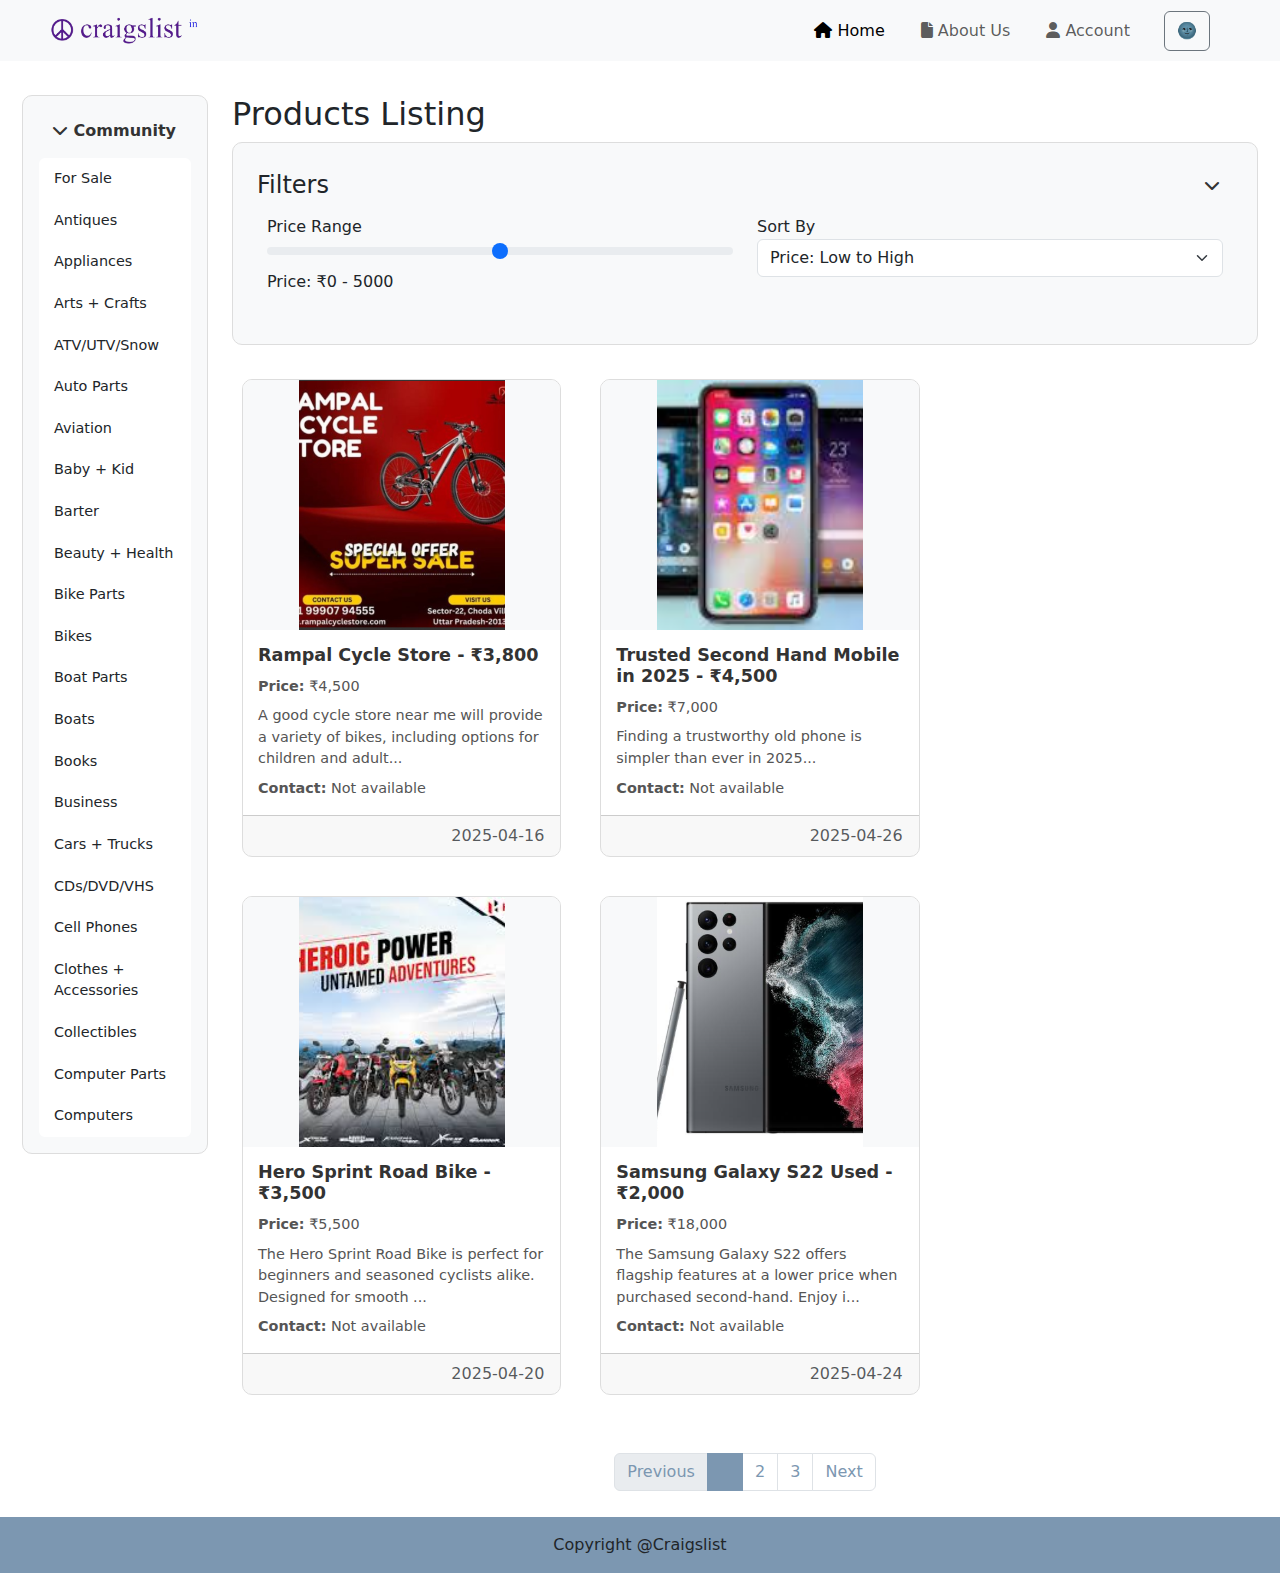
<file: forsale.html>
<!DOCTYPE html>
<html lang="en">
<head>
    <meta charset="UTF-8">
    <meta name="viewport" content="width=device-width, initial-scale=1.0">
    <title>Products Listing - Craigslist</title>
    <link href="https://cdn.jsdelivr.net/npm/bootstrap@5.2.0/dist/css/bootstrap.min.css" rel="stylesheet">
    <link href="index.css" rel="stylesheet">
    <link rel="stylesheet" href="https://cdnjs.cloudflare.com/ajax/libs/font-awesome/6.4.2/css/all.min.css">
</head>

<body>
    <nav class="navbar navbar-expand-lg navbar-light bg-light">
        <a class="navbar-brand" href="index.html"><img src="logo.png" alt="Craigslist"></a>
        <button class="navbar-toggler" type="button" data-bs-toggle="collapse" data-bs-target="#navbarNavAltMarkup"
            aria-controls="navbarNavAltMarkup" aria-expanded="false" aria-label="Toggle navigation">
            <span class="navbar-toggler-icon"></span>
        </button>
        <div class="collapse navbar-collapse justify-content-end" id="navbarNavAltMarkup">
            <div class="navbar-nav">
                <a class="nav-item nav-link active" href="index.html"><i class="fa-solid fa-house"></i> Home</a>
                <a class="nav-item nav-link" href="Aboutus.html"><i class="fa-solid fa-file"></i> About Us</a>
                <a class="nav-item nav-link" href="Account.html" id="account-link"><i class="fa-solid fa-user"></i> Account</a>
                 <button id="darkModeToggle" class="btn btn-outline-secondary ms-3">🌚</i></button>
            </div>
        </div>
    </nav>

    <!-- Main content -->
    <div class="container-fluid mt-4">
        <div class="row">
            <!-- Left Section: Categories (Collapsible) -->
            <div class="col-lg-2" id="categoriesColumn">
                <div class="categories-section p-3">
                    <button id="toggleCategories" class="btn btn-link w-100 text-start">
                        <i class="fa-solid fa-chevron-down"></i> Community
                    </button>
                    <div id="categoriesContent" class="mt-2">
                        <ul class="list-group">
                            <li class="list-group-item" data-category="sale">For Sale</li>
                            <li class="list-group-item" data-category="antiques">Antiques</li>
                            <li class="list-group-item" data-category="appliances">Appliances</li>
                            <li class="list-group-item" data-category="arts-crafts">Arts + Crafts</li>
                            <li class="list-group-item" data-category="atv-utv-sno">ATV/UTV/Snow</li>
                            <li class="list-group-item" data-category="auto-parts">Auto Parts</li>
                            <li class="list-group-item" data-category="aviation">Aviation</li>
                            <li class="list-group-item" data-category="baby-kid">Baby + Kid</li>
                            <li class="list-group-item" data-category="barter">Barter</li>
                            <li class="list-group-item" data-category="beauty-hlth">Beauty + Health</li>
                            <li class="list-group-item" data-category="bike-parts">Bike Parts</li>
                            <li class="list-group-item" data-category="bikes">Bikes</li>
                            <li class="list-group-item" data-category="boat-parts">Boat Parts</li>
                            <li class="list-group-item" data-category="boats">Boats</li>
                            <li class="list-group-item" data-category="books">Books</li>
                            <li class="list-group-item" data-category="business">Business</li>
                            <li class="list-group-item" data-category="cars-trucks">Cars + Trucks</li>
                            <li class="list-group-item" data-category="cds-dvd-vhs">CDs/DVD/VHS</li>
                            <li class="list-group-item" data-category="cell-phones">Cell Phones</li>
                            <li class="list-group-item" data-category="clothes-acc">Clothes + Accessories</li>
                            <li class="list-group-item" data-category="collectibles">Collectibles</li>
                            <li class="list-group-item" data-category="computer-parts">Computer Parts</li>
                            <li class="list-group-item" data-category="computers">Computers</li>
                        </ul>
                    </div>
                </div>
            </div>

            <!-- Right Section: Filters and Products -->
            <div class="col-lg-10" id="productsColumn">
                <h2>Products Listing</h2>

                <!-- Filter and Sort Section -->
                <div class="filter-sort-section p-4 mb-4">
                    <div class="filter-header d-flex justify-content-between align-items-center">
                        <h4>Filters</h4>
                        <button id="toggleFilters" class="btn btn-link">
                            <i class="fa-solid fa-chevron-down"></i>
                        </button>
                    </div>
                    <div id="filtersContent">
                        <div class="row">
                            <div class="col-md-6">
                                <label for="priceRange">Price Range</label>
                                <input type="range" id="priceRange" class="form-range" min="0" max="5000" step="100">
                                <p>Price: ₹<span id="priceValue">0 - 5000</span></p>
                            </div>
                            <div class="col-md-6">
                                <label for="sortBy">Sort By</label>
                                <select id="sortBy" class="form-select">
                                    <option value="priceLowHigh">Price: Low to High</option>
                                    <option value="priceHighLow">Price: High to Low</option>
                                    <option value="dateNewOld">Date: Newest First</option>
                                    <option value="dateOldNew">Date: Oldest First</option>
                                </select>
                            </div>
                        </div>
                    </div>
                </div>

                <!-- Product Cards -->
                <div class="row" id="productList">
                    <!-- Product cards will be dynamically inserted here -->
                </div>

                <!-- Pagination -->
                <nav aria-label="Page navigation" class="mt-4">
                    <ul class="pagination justify-content-center">
                        <li class="page-item disabled"><a class="page-link" href="#">Previous</a></li>
                        <li class="page-item active"><a class="page-link" href="#">1</a></li>
                        <li class="page-item"><a class="page-link" href="#">2</a></li>
                        <li class="page-item"><a class="page-link" href="#">3</a></li>
                        <li class="page-item"><a class="page-link" href="#">Next</a></li>
                    </ul>
                </nav>
            </div>
        </div>
    </div>

    <footer class="text-center py-3">
        Copyright @Craigslist
    </footer>

    <script src="https://code.jquery.com/jquery-3.6.0.min.js"></script>
    <script src="https://cdn.jsdelivr.net/npm/bootstrap@5.2.0/dist/js/bootstrap.bundle.min.js"></script>
    <script src="forsale.js"></script>
    
    
    <!-- Dark Mode Script -->
    <script>
        document.addEventListener('DOMContentLoaded', function () {
            const darkModeToggle = document.getElementById('darkModeToggle');
  
            const darkModeStyles = document.createElement('style');
            darkModeStyles.textContent = `
                body.dark-mode {
                    background-color: #121212;
                    color: #e0e0e0;
                }
                nav.navbar.dark-mode {
                    background-color: #1c2833 !important;
                }
                .card.dark-mode, .filter-sort-section.dark-mode, .categories-section.dark-mode {
                    background-color: #1e1e1e;
                    border-color: #333;
                }
                .card-title.dark-mode, .card-text.dark-mode, .nav-link.dark-mode, label.dark-mode, h2.dark-mode, h4.dark-mode {
                    color: #e0e0e0 !important;
                }
                footer.dark-mode {
                    background-color: #1f1f1f;
                    color: #e0e0e0;
                }
                .btn-success.dark-mode {
                    background-color: #22c55e;
                    border-color: #22c55e;
                }
                input.form-control.dark-mode, select.form-select.dark-mode, textarea.form-control.dark-mode {
                    background-color: #2c2c2c;
                    color: #e0e0e0;
                    border: 1px solid #555;
                }
                .btn-outline-secondary.dark-mode, .btn-link.dark-mode {
                    color: #e0e0e0 !important;
                    border-color: #e0e0e0 !important;
                }
                .list-group-item.dark-mode {
                    background-color: #1f1f1f;
                    color: #e0e0e0;
                    border-color: #333;
                }
               .list-group-item.dark-mode:hover {
      background-color: white;
      color: #1f1f1f; /* darker text so it's readable on white background */
      border-color: #333;
  }
  
  
                
                    
                .pagination.dark-mode .page-link {
                    background-color: #2c2c2c;
                    color: #e0e0e0;
                    border-color: #555;
                }
                    
            `;
            document.head.appendChild(darkModeStyles);
  
            if (localStorage.getItem('darkMode') === 'enabled') {
                enableDarkMode();
            }
  
            if (darkModeToggle) {
                darkModeToggle.addEventListener('click', () => {
                    toggleDarkMode();
                });
            }
  
            function toggleDarkMode() {
                document.body.classList.toggle('dark-mode');
                document.querySelector('nav.navbar').classList.toggle('dark-mode');
                document.querySelector('footer').classList.toggle('dark-mode');
                document.querySelectorAll('.card, .filter-sort-section, .categories-section, .list-group-item, .card-title, .card-text, .nav-link, .form-control, .form-select, .btn-success, label, h2, h4, .btn-link, .pagination').forEach(el => el.classList.toggle('dark-mode'));
                darkModeToggle.classList.toggle('dark-mode');
  
                if (document.body.classList.contains('dark-mode')) {
                    darkModeToggle.innerHTML = "😎";
                    localStorage.setItem('darkMode', 'enabled');
                } else {
                    darkModeToggle.innerHTML = "🌚";
                    localStorage.setItem('darkMode', 'disabled');
                }
            }
  
            function enableDarkMode() {
                document.body.classList.add('dark-mode');
                document.querySelector('nav.navbar').classList.add('dark-mode');
                document.querySelector('footer').classList.add('dark-mode');
                document.querySelectorAll('.card, .filter-sort-section, .categories-section, .list-group-item, .card-title, .card-text, .nav-link, .form-control, .form-select, .btn-success, label, h2, h4, .btn-link, .pagination').forEach(el => el.classList.add('dark-mode'));
                darkModeToggle.classList.add('dark-mode');
                darkModeToggle.innerHTML = "😎";
            }
        });
    </script>
  
    <script>
        function updateNavBar() {
            const savedIsLoggedIn = localStorage.getItem('isLoggedIn');
            const savedCurrentUser = localStorage.getItem('currentUser');
            
            if (savedIsLoggedIn === 'true') {
                document.getElementById('account-link').innerHTML = `<i class="fa-solid fa-user"></i> ${savedCurrentUser}`;
            } else {
                document.getElementById('account-link').innerHTML = `<i class="fa-solid fa-user"></i> Account`;
            }
        }
  
        window.onload = function () {
            updateNavBar();
        };
    </script>

</body>
</html>
</file>
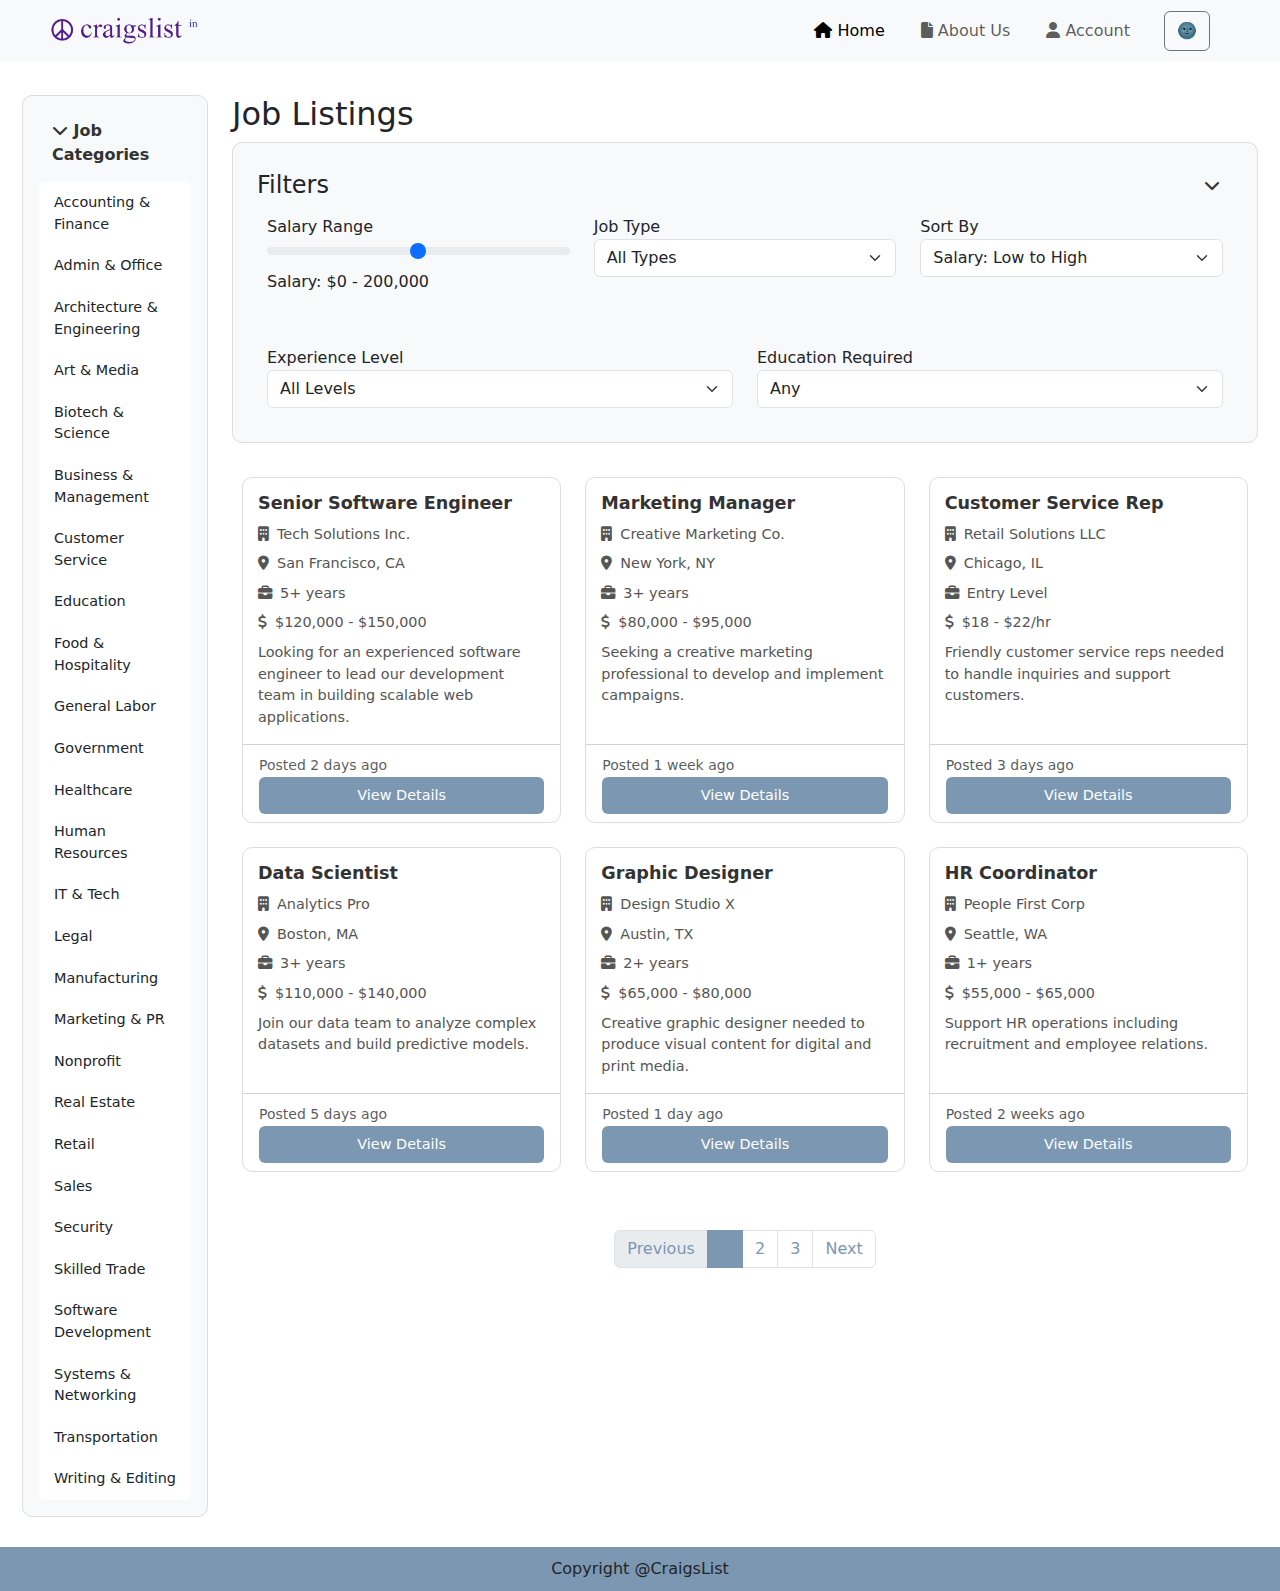
<file: jobs.html>
<!DOCTYPE html>
<html lang="en">


<head>
    <meta charset="UTF-8">
    <meta name="viewport" content="width=device-width, initial-scale=1.0">
    <title>Job Listings - Craigslist</title>
    <link href="https://cdn.jsdelivr.net/npm/bootstrap@5.2.0/dist/css/bootstrap.min.css" rel="stylesheet">
    <link href="index.css" rel="stylesheet">
    <link rel="stylesheet" href="https://cdnjs.cloudflare.com/ajax/libs/font-awesome/6.4.2/css/all.min.css">
</head>


<body>
    <nav class="navbar navbar-expand-lg navbar-light bg-light">
        <a class="navbar-brand" href="index.html"><img src="logo.png" alt="Craigslist"></a>
        <button class="navbar-toggler" type="button" data-bs-toggle="collapse" data-bs-target="#navbarNavAltMarkup"
            aria-controls="navbarNavAltMarkup" aria-expanded="false" aria-label="Toggle navigation">
            <span class="navbar-toggler-icon"></span>
        </button>
        <div class="collapse navbar-collapse justify-content-end" id="navbarNavAltMarkup">
            <div class="navbar-nav">
                <a class="nav-item nav-link active" href="index.html"><i class="fa-solid fa-house"></i> Home</a>
             
                <a class="nav-item nav-link" href="#"><i class="fa-solid fa-file"></i> About Us</a>
                <a class="nav-item nav-link" href="Account.html" id="account-link"><i class="fa-solid fa-user"></i> Account</a>
                <button id="darkModeToggle" class="btn btn-outline-secondary ms-3">🌚</i></button>
            </div>
        </div>
    </nav>


    <!-- Main content -->
    <div class="container-fluid mt-4">
        <div class="row">
            <!-- Left Section: Categories (Collapsible) -->
            <div class="col-lg-2" id="categoriesColumn">
                <div class="categories-section p-3">
                    <button id="toggleCategories" class="btn btn-link w-100 text-start">
                        <i class="fa-solid fa-chevron-down"></i> Job Categories
                    </button>
                    <div id="categoriesContent" class="mt-2">
                        <ul class="list-group">
                            <li class="list-group-item" data-category="accounting">Accounting & Finance</li>
                            <li class="list-group-item" data-category="admin">Admin & Office</li>
                            <li class="list-group-item" data-category="arch">Architecture & Engineering</li>
                            <li class="list-group-item" data-category="art">Art & Media</li>
                            <li class="list-group-item" data-category="biotech">Biotech & Science</li>
                            <li class="list-group-item" data-category="business">Business & Management</li>
                            <li class="list-group-item" data-category="customer">Customer Service</li>
                            <li class="list-group-item" data-category="education">Education</li>
                            <li class="list-group-item" data-category="food">Food & Hospitality</li>
                            <li class="list-group-item" data-category="general">General Labor</li>
                            <li class="list-group-item" data-category="government">Government</li>
                            <li class="list-group-item" data-category="healthcare">Healthcare</li>
                            <li class="list-group-item" data-category="hr">Human Resources</li>
                            <li class="list-group-item" data-category="it">IT & Tech</li>
                            <li class="list-group-item" data-category="legal">Legal</li>
                            <li class="list-group-item" data-category="manufacturing">Manufacturing</li>
                            <li class="list-group-item" data-category="marketing">Marketing & PR</li>
                            <li class="list-group-item" data-category="nonprofit">Nonprofit</li>
                            <li class="list-group-item" data-category="realestate">Real Estate</li>
                            <li class="list-group-item" data-category="retail">Retail</li>
                            <li class="list-group-item" data-category="sales">Sales</li>
                            <li class="list-group-item" data-category="security">Security</li>
                            <li class="list-group-item" data-category="skilled">Skilled Trade</li>
                            <li class="list-group-item" data-category="software">Software Development</li>
                            <li class="list-group-item" data-category="systems">Systems & Networking</li>
                            <li class="list-group-item" data-category="transport">Transportation</li>
                            <li class="list-group-item" data-category="writing">Writing & Editing</li>
                        </ul>
                    </div>
                </div>
            </div>


            <!-- Right Section: Filters and Products -->
            <div class="col-lg-10" id="productsColumn">
                <h2>Job Listings</h2>


                <!-- Filter and Sort Section -->
                <div class="filter-sort-section p-4 mb-4">
                    <div class="filter-header">
                        <h4>Filters</h4>
                        <button id="toggleFilters" class="btn btn-link">
                            <i class="fa-solid fa-chevron-down"></i>
                        </button>
                    </div>
                    <div id="filtersContent">
                        <div class="row">
                            <div class="col-md-4">
                                <label for="salaryRange">Salary Range</label>
                                <input type="range" id="salaryRange" class="form-range" min="0" max="200000" step="1000">
                                <p>Salary: $<span id="salaryValue">0 - 200,000</span></p>
                            </div>
                            <div class="col-md-4">
                                <label for="jobType">Job Type</label>
                                <select id="jobType" class="form-select">
                                    <option value="all">All Types</option>
                                    <option value="fulltime">Full-time</option>
                                    <option value="parttime">Part-time</option>
                                    <option value="contract">Contract</option>
                                    <option value="temporary">Temporary</option>
                                    <option value="internship">Internship</option>
                                    <option value="remote">Remote</option>
                                </select>
                            </div>
                            <div class="col-md-4">
                                <label for="sortBy">Sort By</label>
                                <select id="sortBy" class="form-select">
                                    <option value="salaryLowHigh">Salary: Low to High</option>
                                    <option value="salaryHighLow">Salary: High to Low</option>
                                    <option value="dateNewOld">Date: Newest First</option>
                                    <option value="dateOldNew">Date: Oldest First</option>
                                </select>
                            </div>
                        </div>
                        <div class="row mt-3">
                            <div class="col-md-6">
                                <label for="experienceLevel">Experience Level</label>
                                <select id="experienceLevel" class="form-select">
                                    <option value="all">All Levels</option>
                                    <option value="entry">Entry Level</option>
                                    <option value="mid">Mid Level</option>
                                    <option value="senior">Senior Level</option>
                                    <option value="executive">Executive</option>
                                </select>
                            </div>
                            <div class="col-md-6">
                                <label for="educationLevel">Education Required</label>
                                <select id="educationLevel" class="form-select">
                                    <option value="all">Any</option>
                                    <option value="none">None</option>
                                    <option value="highschool">High School</option>
                                    <option value="associate">Associate Degree</option>
                                    <option value="bachelor">Bachelor's Degree</option>
                                    <option value="master">Master's Degree</option>
                                    <option value="phd">PhD</option>
                                </select>
                            </div>
                        </div>
                        <div id="dynamicFilters">
                            <!-- Dynamic filters will be inserted here based on the selected category -->
                        </div>
                    </div>
                </div>


                <!-- Job Cards -->
                <div class="row" id="jobList">
                    <!-- Job cards will be dynamically inserted here -->
                </div>


                <!-- Pagination -->
                <nav aria-label="Page navigation" class="mt-4">
                    <ul class="pagination justify-content-center">
                        <li class="page-item disabled"><a class="page-link" href="#">Previous</a></li>
                        <li class="page-item active"><a class="page-link" href="#">1</a></li>
                        <li class="page-item"><a class="page-link" href="#">2</a></li>
                        <li class="page-item"><a class="page-link" href="#">3</a></li>
                        <li class="page-item"><a class="page-link" href="#">Next</a></li>
                    </ul>
                </nav>
            </div>
        </div>
    </div>


    <footer>
        Copyright @CraigsList
    </footer>


    <script src="https://code.jquery.com/jquery-3.6.0.min.js"></script>
    <script src="https://cdn.jsdelivr.net/npm/bootstrap@5.2.0/dist/js/bootstrap.bundle.min.js"></script>
    <script src="jobs.js"></script>
     <!-- Dark Mode Script -->
     <script>
        document.addEventListener('DOMContentLoaded', function () {
            const darkModeToggle = document.getElementById('darkModeToggle');
  
            const darkModeStyles = document.createElement('style');
            darkModeStyles.textContent = `
                body.dark-mode {
                    background-color: #121212;
                    color: #e0e0e0;
                }
                nav.navbar.dark-mode {
                    background-color: #1c2833 !important;
                }
                .card.dark-mode, .filter-sort-section.dark-mode, .categories-section.dark-mode {
                    background-color: #1e1e1e;
                    border-color: #333;
                }
                .card-title.dark-mode, .card-text.dark-mode, .nav-link.dark-mode, label.dark-mode, h2.dark-mode, h4.dark-mode {
                    color: #e0e0e0 !important;
                }
                footer.dark-mode {
                    background-color: #1f1f1f;
                    color: #e0e0e0;
                }
                .btn-success.dark-mode {
                    background-color: #22c55e;
                    border-color: #22c55e;
                }
                input.form-control.dark-mode, select.form-select.dark-mode, textarea.form-control.dark-mode {
                    background-color: #2c2c2c;
                    color: #e0e0e0;
                    border: 1px solid #555;
                }
                .btn-outline-secondary.dark-mode, .btn-link.dark-mode {
                    color: #e0e0e0 !important;
                    border-color: #e0e0e0 !important;
                }
                .list-group-item.dark-mode {
                    background-color: #1f1f1f;
                    color: #e0e0e0;
                    border-color: #333;
                }
               .list-group-item.dark-mode:hover {
      background-color: white;
      color: #1f1f1f; /* darker text so it's readable on white background */
      border-color: #333;
  }
  
  
                
                    
                .pagination.dark-mode .page-link {
                    background-color: #2c2c2c;
                    color: #e0e0e0;
                    border-color: #555;
                }
                    
            `;
            document.head.appendChild(darkModeStyles);
  
            if (localStorage.getItem('darkMode') === 'enabled') {
                enableDarkMode();
            }
  
            if (darkModeToggle) {
                darkModeToggle.addEventListener('click', () => {
                    toggleDarkMode();
                });
            }
  
            function toggleDarkMode() {
                document.body.classList.toggle('dark-mode');
                document.querySelector('nav.navbar').classList.toggle('dark-mode');
                document.querySelector('footer').classList.toggle('dark-mode');
                document.querySelectorAll('.card, .filter-sort-section, .categories-section, .list-group-item, .card-title, .card-text, .nav-link, .form-control, .form-select, .btn-success, label, h2, h4, .btn-link, .pagination').forEach(el => el.classList.toggle('dark-mode'));
                darkModeToggle.classList.toggle('dark-mode');
  
                if (document.body.classList.contains('dark-mode')) {
                    darkModeToggle.innerHTML = "😎";
                    localStorage.setItem('darkMode', 'enabled');
                } else {
                    darkModeToggle.innerHTML = "🌚";
                    localStorage.setItem('darkMode', 'disabled');
                }
            }
  
            function enableDarkMode() {
                document.body.classList.add('dark-mode');
                document.querySelector('nav.navbar').classList.add('dark-mode');
                document.querySelector('footer').classList.add('dark-mode');
                document.querySelectorAll('.card, .filter-sort-section, .categories-section, .list-group-item, .card-title, .card-text, .nav-link, .form-control, .form-select, .btn-success, label, h2, h4, .btn-link, .pagination').forEach(el => el.classList.add('dark-mode'));
                darkModeToggle.classList.add('dark-mode');
                darkModeToggle.innerHTML = "😎";
            }
        });
    </script>
  
    <script>
        function updateNavBar() {
            const savedIsLoggedIn = localStorage.getItem('isLoggedIn');
            const savedCurrentUser = localStorage.getItem('currentUser');
            
            if (savedIsLoggedIn === 'true') {
                document.getElementById('account-link').innerHTML = `<i class="fa-solid fa-user"></i> ${savedCurrentUser}`;
            } else {
                document.getElementById('account-link').innerHTML = `<i class="fa-solid fa-user"></i> Account`;
            }
        }
  
        window.onload = function () {
            updateNavBar();
        };
    </script>
  </body>
  
  
  </html>
</file>
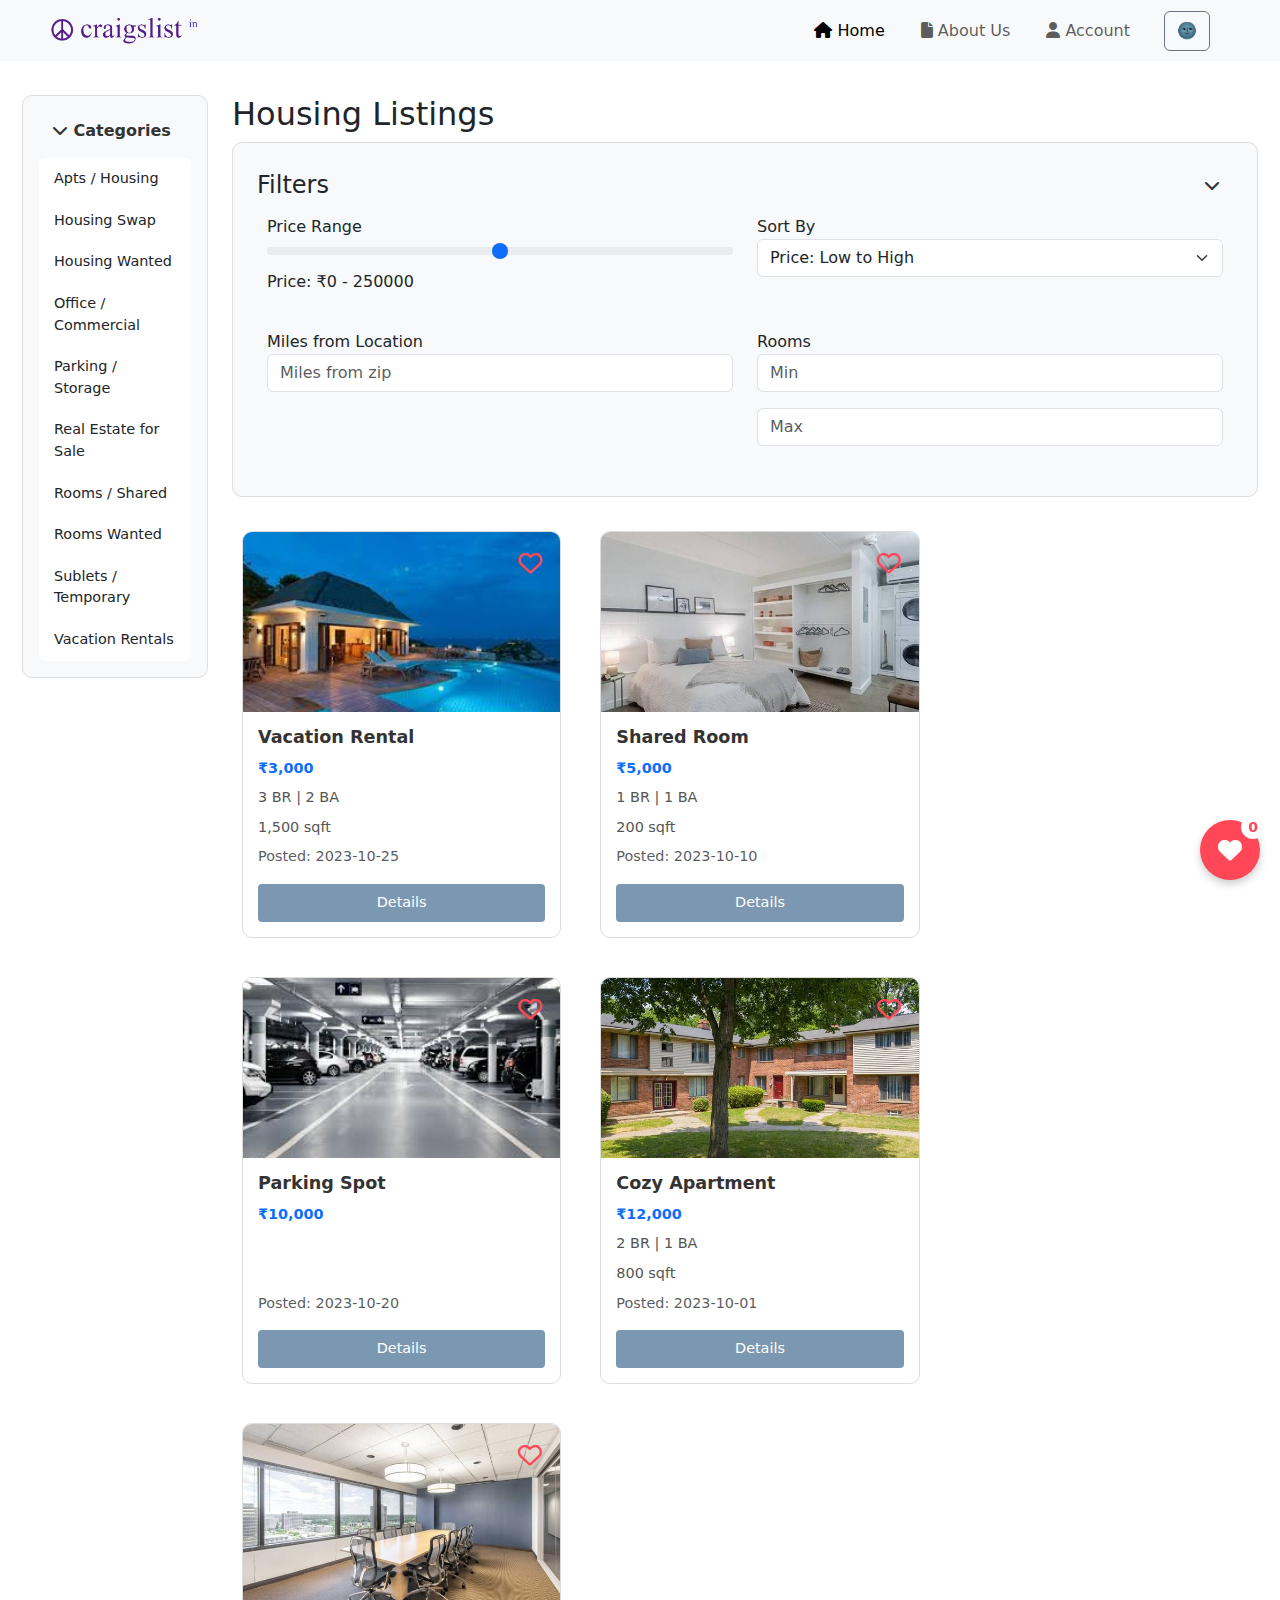
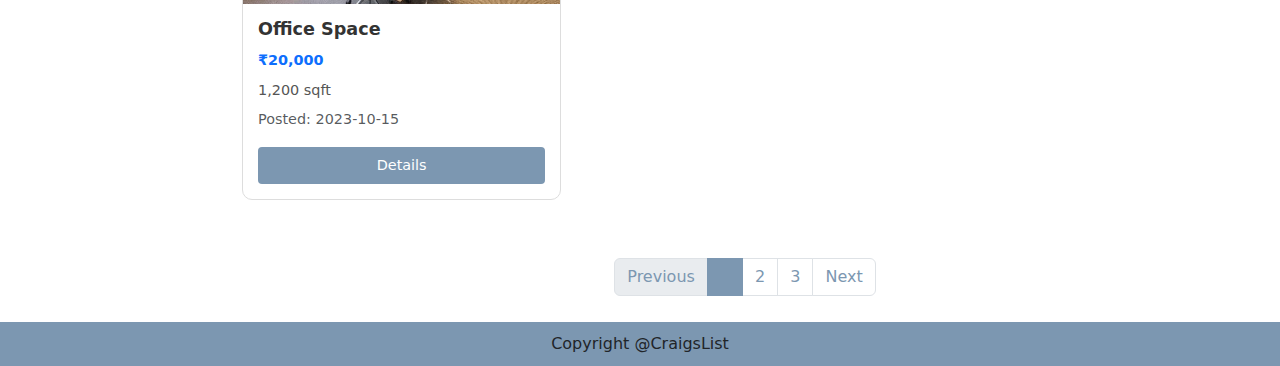
<file: products.html>
<!DOCTYPE html>
<html lang="en">

<head>
    <meta charset="UTF-8">
    <meta name="viewport" content="width=device-width, initial-scale=1.0">
    <title>Products Listing - Craigslist</title>
    <link href="https://cdn.jsdelivr.net/npm/bootstrap@5.2.0/dist/css/bootstrap.min.css" rel="stylesheet">
    <link href="index.css" rel="stylesheet">
    <link rel="stylesheet" href="https://cdnjs.cloudflare.com/ajax/libs/font-awesome/6.4.2/css/all.min.css">
</head>

<body>
    <nav class="navbar navbar-expand-lg navbar-light bg-light">
        <a class="navbar-brand" href="index.html"><img src="logo.png" alt="Craigslist"></a>
        <button class="navbar-toggler" type="button" data-bs-toggle="collapse" data-bs-target="#navbarNavAltMarkup"
            aria-controls="navbarNavAltMarkup" aria-expanded="false" aria-label="Toggle navigation">
            <span class="navbar-toggler-icon"></span>
        </button>
        <div class="collapse navbar-collapse justify-content-end" id="navbarNavAltMarkup">
            <div class="navbar-nav">
                <a class="nav-item nav-link active" href="index.html"><i class="fa-solid fa-house"></i> Home</a>
                <a class="nav-item nav-link" href="#"><i class="fa-solid fa-file"></i> About Us</a>
                <a class="nav-item nav-link" href="Account.html" id="account-link"><i class="fa-solid fa-user"></i> Account</a>
                <button id="darkModeToggle" class="btn btn-outline-secondary ms-3">🌚</i></button>
            </div>
        </div>
    </nav>

    <!-- Main content -->
    <div class="container-fluid mt-4">
        <div class="row">
            <!-- Left Section: Categories (Collapsible) -->
            <div class="col-lg-2" id="categoriesColumn">
                <div class="categories-section p-3">
                    <button id="toggleCategories" class="btn btn-link w-100 text-start">
                        <i class="fa-solid fa-chevron-down"></i> Categories
                    </button>
                    <div id="categoriesContent" class="mt-2">
                        <ul class="list-group">
                            <li class="list-group-item" data-category="apts">Apts / Housing</li>
                            <li class="list-group-item" data-category="swap">Housing Swap</li>
                            <li class="list-group-item" data-category="wanted">Housing Wanted</li>
                            <li class="list-group-item" data-category="office">Office / Commercial</li>
                            <li class="list-group-item" data-category="parking">Parking / Storage</li>
                            <li class="list-group-item" data-category="sale">Real Estate for Sale</li>
                            <li class="list-group-item" data-category="shared">Rooms / Shared</li>
                            <li class="list-group-item" data-category="roomsWanted">Rooms Wanted</li>
                            <li class="list-group-item" data-category="sublets">Sublets / Temporary</li>
                            <li class="list-group-item" data-category="vacation">Vacation Rentals</li>
                        </ul>
                    </div>
                </div>
            </div>

            <!-- Right Section: Filters and Products -->
            <div class="col-lg-10" id="productsColumn">
                <h2>Housing Listings</h2>

                <!-- Filter and Sort Section -->
                <div class="filter-sort-section p-4 mb-4">
                    <div class="filter-header">
                        <h4>Filters</h4>
                        <button id="toggleFilters" class="btn btn-link">
                            <i class="fa-solid fa-chevron-down"></i>
                        </button>
                    </div>
                    <div id="filtersContent">
                        <div class="row">
                            <div class="col-md-6">
                                <label for="priceRange">Price Range</label>
                                <input type="range" id="priceRange" class="form-range" min="0" max="500000" step="100">
                                <p>Price: ₹<span id="priceValue">0 - 500000</span></p>
                            </div>
                            <div class="col-md-6">
                                <label for="sortBy">Sort By</label>
                                <select id="sortBy" class="form-select">
                                    <option value="priceLowHigh">Price: Low to High</option>
                                    <option value="priceHighLow">Price: High to Low</option>
                                    <option value="dateNewOld">Date: Newest First</option>
                                    <option value="dateOldNew">Date: Oldest First</option>
                                </select>
                            </div>
                        </div>
                        <div id="dynamicFilters">
                            <!-- Dynamic filters will be inserted here based on the selected category -->
                        </div>
                    </div>
                </div>

                <!-- Product Cards -->
                <div class="row" id="productList">
                    <!-- Product cards will be dynamically inserted here -->
                </div>

                <!-- Pagination -->
                <nav aria-label="Page navigation" class="mt-4">
                    <ul class="pagination justify-content-center">
                        <li class="page-item disabled"><a class="page-link" href="#">Previous</a></li>
                        <li class="page-item active"><a class="page-link" href="#">1</a></li>
                        <li class="page-item"><a class="page-link" href="#">2</a></li>
                        <li class="page-item"><a class="page-link" href="#">3</a></li>
                        <li class="page-item"><a class="page-link" href="#">Next</a></li>
                    </ul>
                </nav>
            </div>
        </div>
    </div>
    <footer>
        Copyright @CraigsList
    </footer>


    <script src="https://code.jquery.com/jquery-3.6.0.min.js"></script>
    <script src="https://cdn.jsdelivr.net/npm/bootstrap@5.2.0/dist/js/bootstrap.bundle.min.js"></script>
    <script src="products.js"></script>


    <!-- Dark Mode Script -->
    <script>
        document.addEventListener('DOMContentLoaded', function () {
            const darkModeToggle = document.getElementById('darkModeToggle');

            const darkModeStyles = document.createElement('style');
            darkModeStyles.textContent = `
                body.dark-mode {
                    background-color: #121212;
                    color: #e0e0e0;
                }
                nav.navbar.dark-mode {
                    background-color: #1c2833 !important;
                }
                .card.dark-mode, .filter-sort-section.dark-mode, .categories-section.dark-mode {
                    background-color: #1e1e1e;
                    border-color: #333;
                }
                .card-title.dark-mode, .card-text.dark-mode, .nav-link.dark-mode, label.dark-mode, h2.dark-mode, h4.dark-mode {
                    color: #e0e0e0 !important;
                }
                footer.dark-mode {
                    background-color: #1f1f1f;
                    color: #e0e0e0;
                }
                .btn-success.dark-mode {
                    background-color: #22c55e;
                    border-color: #22c55e;
                }
                input.form-control.dark-mode, select.form-select.dark-mode, textarea.form-control.dark-mode {
                    background-color: #2c2c2c;
                    color: #e0e0e0;
                    border: 1px solid #555;
                }
                .btn-outline-secondary.dark-mode, .btn-link.dark-mode {
                    color: #e0e0e0 !important;
                    border-color: #e0e0e0 !important;
                }
                .list-group-item.dark-mode {
                    background-color: #1f1f1f;
                    color: #e0e0e0;
                    border-color: #333;
                }
               .list-group-item.dark-mode:hover {
      background-color: white;
      color: #1f1f1f; /* darker text so it's readable on white background */
      border-color: #333;
  }
  
  
                
                    
                .pagination.dark-mode .page-link {
                    background-color: #2c2c2c;
                    color: #e0e0e0;
                    border-color: #555;
                }
                    
            `;
            document.head.appendChild(darkModeStyles);

            if (localStorage.getItem('darkMode') === 'enabled') {
                enableDarkMode();
            }

            if (darkModeToggle) {
                darkModeToggle.addEventListener('click', () => {
                    toggleDarkMode();
                });
            }

            function toggleDarkMode() {
                document.body.classList.toggle('dark-mode');
                document.querySelector('nav.navbar').classList.toggle('dark-mode');
                document.querySelector('footer').classList.toggle('dark-mode');
                document.querySelectorAll('.card, .filter-sort-section, .categories-section, .list-group-item, .card-title, .card-text, .nav-link, .form-control, .form-select, .btn-success, label, h2, h4, .btn-link, .pagination').forEach(el => el.classList.toggle('dark-mode'));
                darkModeToggle.classList.toggle('dark-mode');

                if (document.body.classList.contains('dark-mode')) {
                    darkModeToggle.innerHTML = "😎";
                    localStorage.setItem('darkMode', 'enabled');
                } else {
                    darkModeToggle.innerHTML = "🌚";
                    localStorage.setItem('darkMode', 'disabled');
                }
            }

            function enableDarkMode() {
                document.body.classList.add('dark-mode');
                document.querySelector('nav.navbar').classList.add('dark-mode');
                document.querySelector('footer').classList.add('dark-mode');
                document.querySelectorAll('.card, .filter-sort-section, .categories-section, .list-group-item, .card-title, .card-text, .nav-link, .form-control, .form-select, .btn-success, label, h2, h4, .btn-link, .pagination').forEach(el => el.classList.add('dark-mode'));
                darkModeToggle.classList.add('dark-mode');
                darkModeToggle.innerHTML = "😎";
            }
        });
    </script>

    <script>
        function updateNavBar() {
            const savedIsLoggedIn = localStorage.getItem('isLoggedIn');
            const savedCurrentUser = localStorage.getItem('currentUser');

            if (savedIsLoggedIn === 'true') {
                document.getElementById('account-link').innerHTML = `<i class="fa-solid fa-user"></i> ${savedCurrentUser}`;
            } else {
                document.getElementById('account-link').innerHTML = `<i class="fa-solid fa-user"></i> Account`;
            }
        }

        window.onload = function () {
            updateNavBar();
        };
    </script>
</body>

</html>
</body>

</html>
</file>
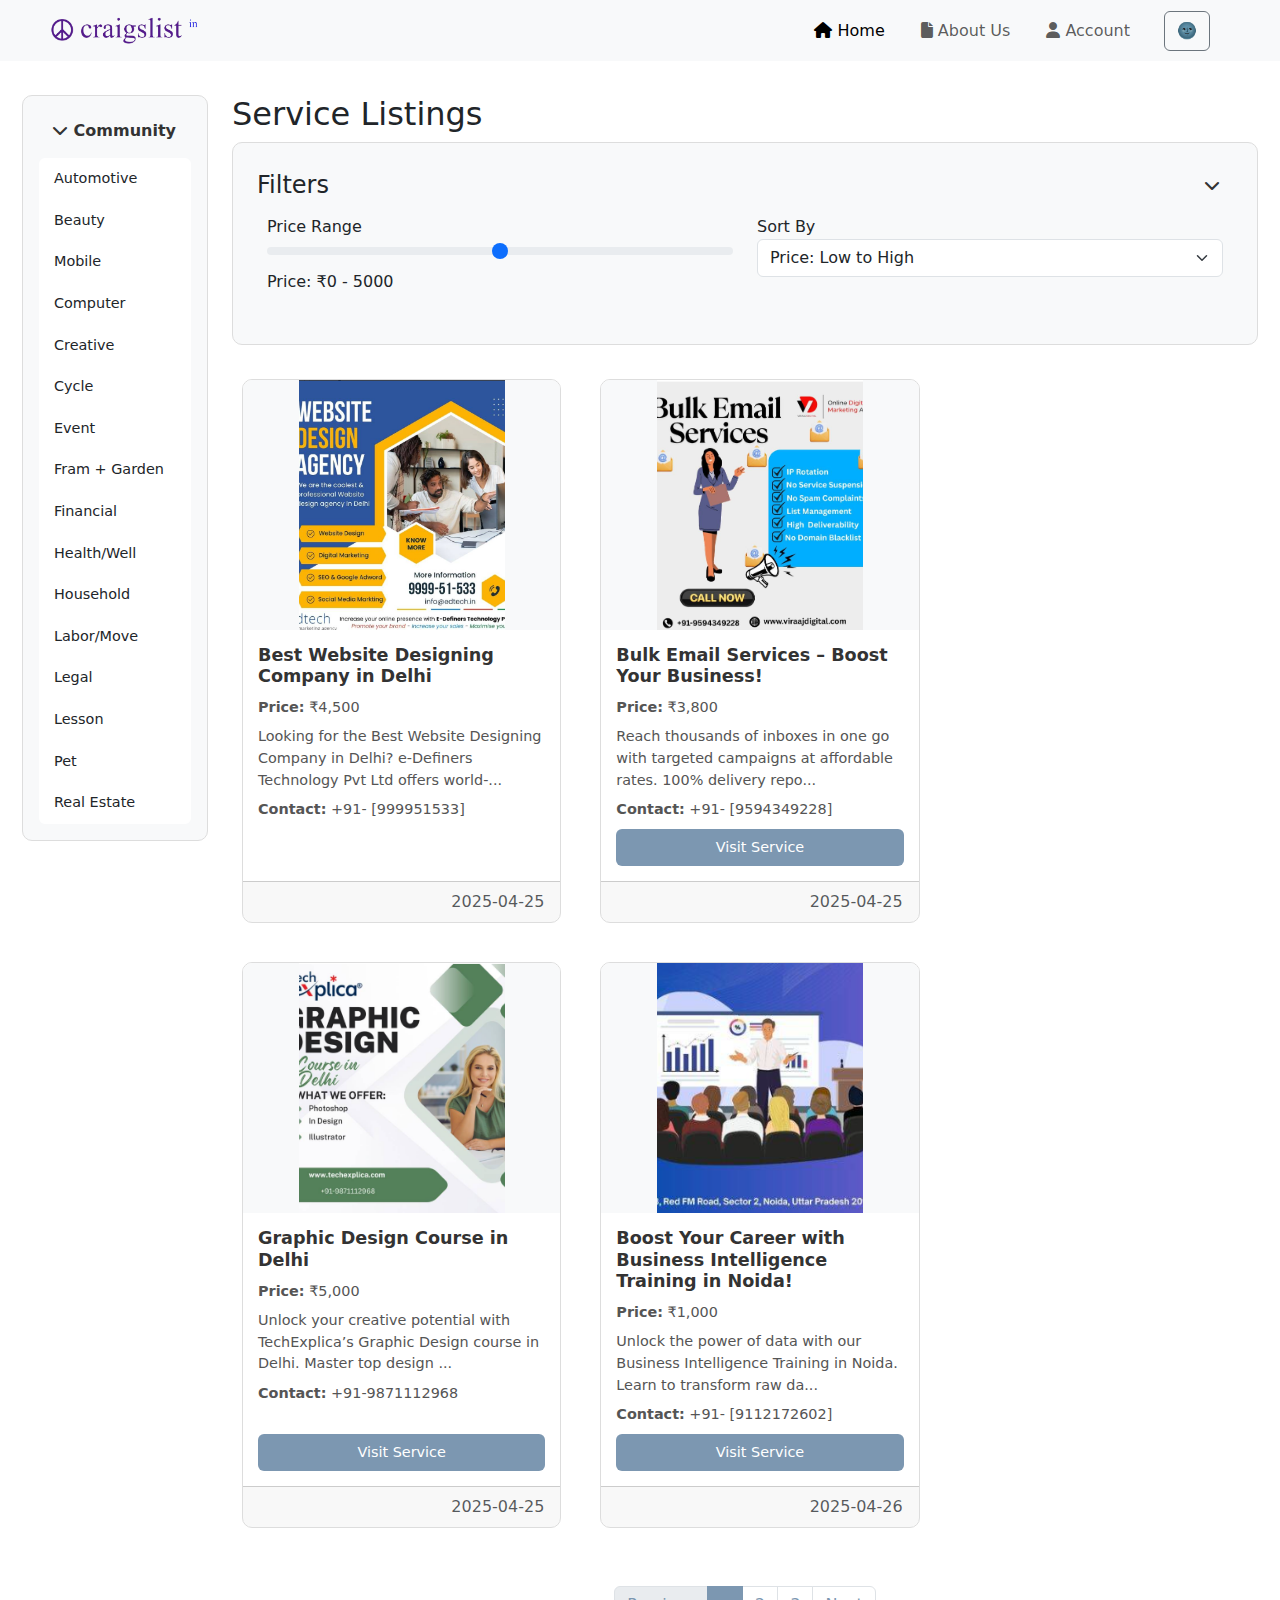
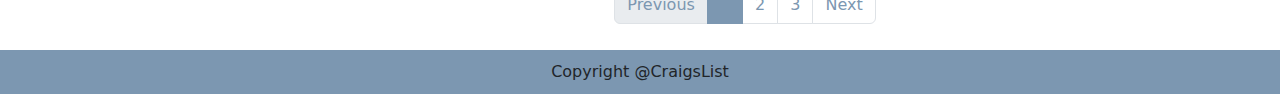
<file: Services.html>
<!DOCTYPE html>
<html lang="en">

<head>
    <meta charset="UTF-8">
    <meta name="viewport" content="width=device-width, initial-scale=1.0">
    <title>Products Listing - Craigslist</title>
    <link href="https://cdn.jsdelivr.net/npm/bootstrap@5.2.0/dist/css/bootstrap.min.css" rel="stylesheet">
    <link href="index.css" rel="stylesheet">
    <link rel="stylesheet" href="https://cdnjs.cloudflare.com/ajax/libs/font-awesome/6.4.2/css/all.min.css">
</head>

<body>
    <nav class="navbar navbar-expand-lg navbar-light bg-light">
        <a class="navbar-brand" href="index.html"><img src="logo.png" alt="Craigslist"></a>
        <button class="navbar-toggler" type="button" data-bs-toggle="collapse" data-bs-target="#navbarNavAltMarkup"
            aria-controls="navbarNavAltMarkup" aria-expanded="false" aria-label="Toggle navigation">
            <span class="navbar-toggler-icon"></span>
        </button>
        <div class="collapse navbar-collapse justify-content-end" id="navbarNavAltMarkup">
            <div class="navbar-nav">
                <a class="nav-item nav-link active" href="index.html"><i class="fa-solid fa-house"></i> Home</a>
               
                <a class="nav-item nav-link" href="Aboutus.html"><i class="fa-solid fa-file"></i> About Us</a>
                <a class="nav-item nav-link" href="Account.html" id="account-link"><i class="fa-solid fa-user"></i> Account</a>
                <button id="darkModeToggle" class="btn btn-outline-secondary ms-3">🌚</i></button>

            </div>
        </div>
    </nav>

    <!-- Main content -->
    <div class="container-fluid mt-4">
        <div class="row">
            <!-- Left Section: Categories (Collapsible) -->
            <div class="col-lg-2" id="categoriesColumn">
                <div class="categories-section p-3">
                    <button id="toggleCategories" class="btn btn-link w-100 text-start">
                        <i class="fa-solid fa-chevron-down"></i> Community
                    </button>
                    <div id="categoriesContent" class="mt-2">
                        <ul class="list-group">
                            <li class="list-group-item" data-category="automotive">Automotive</li>
                            <li class="list-group-item" data-category="beauty">Beauty</li>
                            <li class="list-group-item" data-category="mobile">Mobile</li>
                            <li class="list-group-item" data-category="computers">Computer</li>
                            <li class="list-group-item" data-category="creative">Creative</li>
                            <li class="list-group-item" data-category="cycle">Cycle</li>
                            <li class="list-group-item" data-category="event">Event</li>
                            <li class="list-group-item" data-category="fram-garden">Fram + Garden</li>
                            <li class="list-group-item" data-category="financial">Financial</li>
                            <li class="list-group-item" data-category="health-well">Health/Well</li>
                            <li class="list-group-item" data-category="household">Household</li>
                            <li class="list-group-item" data-category="labor-move">Labor/Move</li>
                            <li class="list-group-item" data-category="legal">Legal</li>
                            <li class="list-group-item" data-category="lesson">Lesson</li>
                            <li class="list-group-item" data-category="pet">Pet</li>
                            <li class="list-group-item" data-category="real-estate">Real Estate</li>
                        </ul>
                        
                        
                    </div>
                </div>
            </div>

            <!-- Right Section: Filters and Products -->
            <div class="col-lg-10" id="productsColumn">
                <h2>Service Listings</h2>

                <!-- Filter and Sort Section -->
                <div class="filter-sort-section p-4 mb-4">
                    <div class="filter-header">
                        <h4>Filters</h4>
                        <button id="toggleFilters" class="btn btn-link">
                            <i class="fa-solid fa-chevron-down"></i>
                        </button>
                    </div>
                    <div id="filtersContent">
                        <div class="row">
                            <div class="col-md-6">
                                <label for="priceRange">Price Range</label>
                                <input type="range" id="priceRange" class="form-range" min="0" max="5000" step="100">
                                <p>Price: ₹<span id="priceValue">0 - 5000</span></p>
                            </div>
                            <div class="col-md-6">
                                <label for="sortBy">Sort By</label>
                                <select id="sortBy" class="form-select">
                                    <option value="priceLowHigh">Price: Low to High</option>
                                    <option value="priceHighLow">Price: High to Low</option>
                                    <option value="dateNewOld">Date: Newest First</option>
                                    <option value="dateOldNew">Date: Oldest First</option>
                                </select>
                            </div>
                        </div>
                        <div id="dynamicFilters">
                            <!-- Dynamic filters will be inserted here based on the selected category -->
                        </div>
                    </div>
                </div>

                <!-- Product Cards -->
                <div class="row" id="productList">
                    <!-- Product cards will be dynamically inserted here -->
                </div>

                <!-- Pagination -->
                <nav aria-label="Page navigation" class="mt-4">
                    <ul class="pagination justify-content-center">
                        <li class="page-item disabled"><a class="page-link" href="#">Previous</a></li>
                        <li class="page-item active"><a class="page-link" href="#">1</a></li>
                        <li class="page-item"><a class="page-link" href="#">2</a></li>
                        <li class="page-item"><a class="page-link" href="#">3</a></li>
                        <li class="page-item"><a class="page-link" href="#">Next</a></li>
                    </ul>
                </nav>
            </div>
        </div>
    </div>

    <footer>
        Copyright @CraigsList
    </footer>

    <script src="https://code.jquery.com/jquery-3.6.0.min.js"></script>
    <script src="https://cdn.jsdelivr.net/npm/bootstrap@5.2.0/dist/js/bootstrap.bundle.min.js"></script>
    <script src="Services.js"></script>
      <!-- Dark Mode Script -->
    <script>
      document.addEventListener('DOMContentLoaded', function () {
          const darkModeToggle = document.getElementById('darkModeToggle');

          const darkModeStyles = document.createElement('style');
          darkModeStyles.textContent = `
              body.dark-mode {
                  background-color: #121212;
                  color: #e0e0e0;
              }
              nav.navbar.dark-mode {
                  background-color: #1c2833 !important;
              }
              .card.dark-mode, .filter-sort-section.dark-mode, .categories-section.dark-mode {
                  background-color: #1e1e1e;
                  border-color: #333;
              }
              .card-title.dark-mode, .card-text.dark-mode, .nav-link.dark-mode, label.dark-mode, h2.dark-mode, h4.dark-mode {
                  color: #e0e0e0 !important;
              }
              footer.dark-mode {
                  background-color: #1f1f1f;
                  color: #e0e0e0;
              }
              .btn-success.dark-mode {
                  background-color: #22c55e;
                  border-color: #22c55e;
              }
              input.form-control.dark-mode, select.form-select.dark-mode, textarea.form-control.dark-mode {
                  background-color: #2c2c2c;
                  color: #e0e0e0;
                  border: 1px solid #555;
              }
              .btn-outline-secondary.dark-mode, .btn-link.dark-mode {
                  color: #e0e0e0 !important;
                  border-color: #e0e0e0 !important;
              }
              .list-group-item.dark-mode {
                  background-color: #1f1f1f;
                  color: #e0e0e0;
                  border-color: #333;
              }
             .list-group-item.dark-mode:hover {
    background-color: white;
    color: #1f1f1f; /* darker text so it's readable on white background */
    border-color: #333;
}


              
                  
              .pagination.dark-mode .page-link {
                  background-color: #2c2c2c;
                  color: #e0e0e0;
                  border-color: #555;
              }
                  
          `;
          document.head.appendChild(darkModeStyles);

          if (localStorage.getItem('darkMode') === 'enabled') {
              enableDarkMode();
          }

          if (darkModeToggle) {
              darkModeToggle.addEventListener('click', () => {
                  toggleDarkMode();
              });
          }

          function toggleDarkMode() {
              document.body.classList.toggle('dark-mode');
              document.querySelector('nav.navbar').classList.toggle('dark-mode');
              document.querySelector('footer').classList.toggle('dark-mode');
              document.querySelectorAll('.card, .filter-sort-section, .categories-section, .list-group-item, .card-title, .card-text, .nav-link, .form-control, .form-select, .btn-success, label, h2, h4, .btn-link, .pagination').forEach(el => el.classList.toggle('dark-mode'));
              darkModeToggle.classList.toggle('dark-mode');

              if (document.body.classList.contains('dark-mode')) {
                  darkModeToggle.innerHTML = "😎";
                  localStorage.setItem('darkMode', 'enabled');
              } else {
                  darkModeToggle.innerHTML = "🌚";
                  localStorage.setItem('darkMode', 'disabled');
              }
          }

          function enableDarkMode() {
              document.body.classList.add('dark-mode');
              document.querySelector('nav.navbar').classList.add('dark-mode');
              document.querySelector('footer').classList.add('dark-mode');
              document.querySelectorAll('.card, .filter-sort-section, .categories-section, .list-group-item, .card-title, .card-text, .nav-link, .form-control, .form-select, .btn-success, label, h2, h4, .btn-link, .pagination').forEach(el => el.classList.add('dark-mode'));
              darkModeToggle.classList.add('dark-mode');
              darkModeToggle.innerHTML = "😎";
          }
      });
  </script>

  <script>
      function updateNavBar() {
          const savedIsLoggedIn = localStorage.getItem('isLoggedIn');
          const savedCurrentUser = localStorage.getItem('currentUser');
          
          if (savedIsLoggedIn === 'true') {
              document.getElementById('account-link').innerHTML = `<i class="fa-solid fa-user"></i> ${savedCurrentUser}`;
          } else {
              document.getElementById('account-link').innerHTML = `<i class="fa-solid fa-user"></i> Account`;
          }
      }

      window.onload = function () {
          updateNavBar();
      };
  </script>
</body>


</html>
</file>
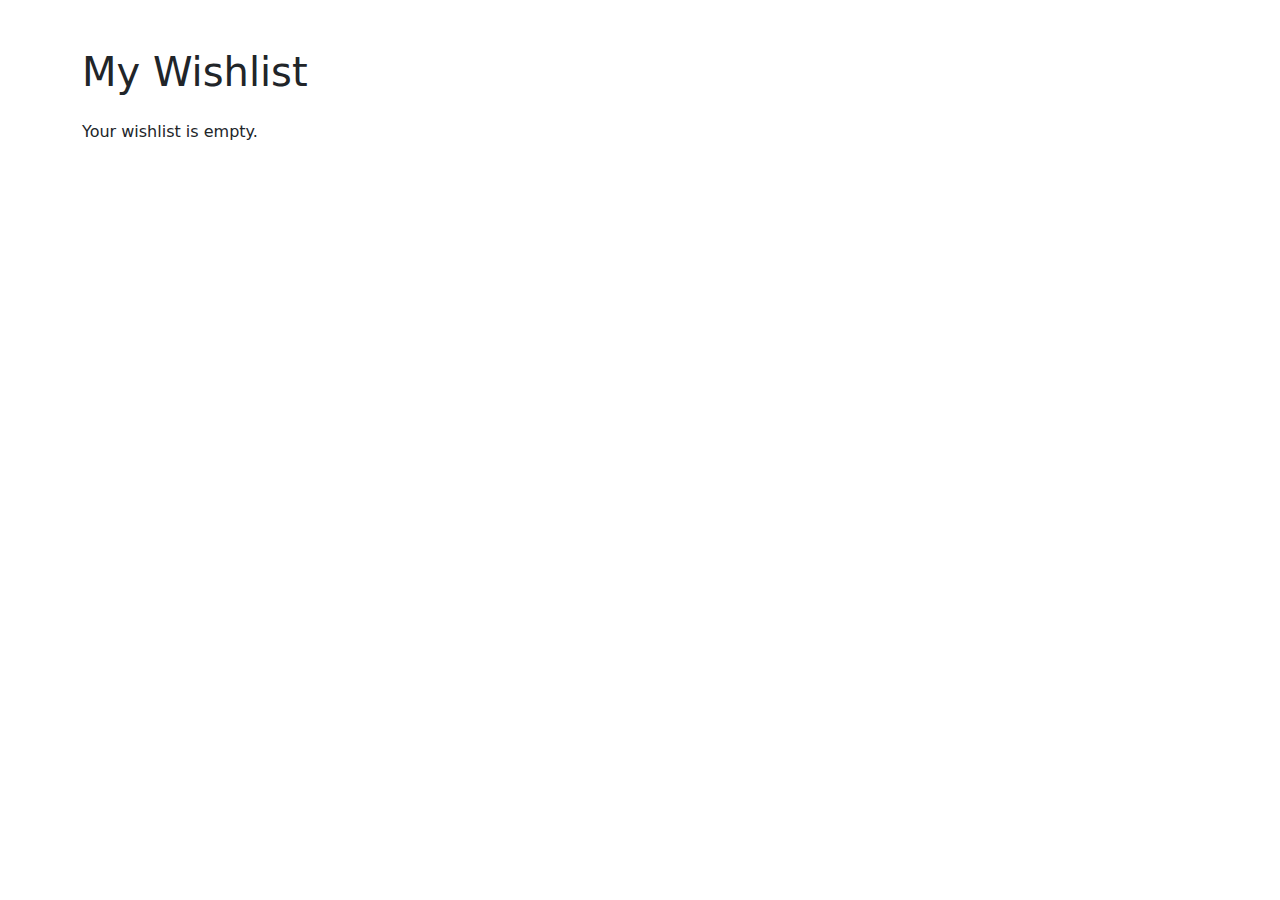
<file: wishlist.html>
<!DOCTYPE html>
<html lang="en">
<head>
    <meta charset="UTF-8">
    <meta name="viewport" content="width=device-width, initial-scale=1.0">
    <title>My Wishlist</title>
    <!-- Add your CSS links here (same as your main page) -->
    <link href="https://cdn.jsdelivr.net/npm/bootstrap@5.3.0/dist/css/bootstrap.min.css" rel="stylesheet">
    <link rel="stylesheet" href="https://cdnjs.cloudflare.com/ajax/libs/font-awesome/6.0.0/css/all.min.css">
    <style>
        .wishlist-btn {
            background: none;
            border: none;
            cursor: pointer;
            position: absolute;
            top: 10px;
            right: 10px;
            font-size: 1.5rem;
            color: #ff4757;
        }
        .card {
            position: relative;
        }
    </style>
</head>
<body>
    <div class="container mt-5">
        <h1 class="mb-4">My Wishlist</h1>
        <div id="wishlistContainer" class="row">
            <!-- Wishlist items will be displayed here -->
        </div>
    </div>


    <script>
        document.addEventListener("DOMContentLoaded", function () {
            const wishlistContainer = document.getElementById("wishlistContainer");
            const wishlist = JSON.parse(localStorage.getItem('wishlist')) || [];


            function renderWishlist() {
                wishlistContainer.innerHTML = "";
               
                if (wishlist.length === 0) {
                    wishlistContainer.innerHTML = '<p>Your wishlist is empty.</p>';
                    return;
                }


                wishlist.forEach(product => {
                    const card = `
                        <div class="col-lg-4 col-md-6 mb-4">
                            <div class="card">
                                <img src="${product.image}" class="card-img-top" alt="${product.name}">
                                <div class="card-body">
                                    <h5 class="card-title">${product.name}</h5>
                                    <p class="card-text left bold">$${product.price}</p>
                                    <p class="card-text left">${product.bedrooms || 0} BR | ${product.bathrooms || 0} BA</p>
                                    <p class="card-text left">${product.sqft || 'N/A'} sqft</p>
                                    <p class="card-text right">${product.date}</p>
                                    <a href="product_details.html?id=${product.id}" class="btn btn-primary">View Details</a>
                                    <button class="wishlist-btn remove-btn" data-id="${product.id}">
                                        <i class="fas fa-heart"></i>
                                    </button>
                                </div>
                            </div>
                        </div>
                    `;
                    wishlistContainer.innerHTML += card;
                });


                // Add event listeners to remove buttons
                document.querySelectorAll('.remove-btn').forEach(button => {
                    button.addEventListener('click', (e) => {
                        const productId = parseInt(button.getAttribute('data-id'));
                        removeFromWishlist(productId);
                    });
                });
            }


            function removeFromWishlist(productId) {
                const index = wishlist.findIndex(item => item.id === productId);
                if (index !== -1) {
                    wishlist.splice(index, 1);
                    localStorage.setItem('wishlist', JSON.stringify(wishlist));
                    renderWishlist();
                }
            }


            renderWishlist();
        });
    </script>
</body>
</html>
</file>
<file: index.css>
.navbar {
    justify-content: space-between;
    
    background-color: rgb(185, 163, 133);
}
html, body {
    height: 100vh;
    display: flex;
    flex-direction: column;
}

.navbar-brand {
    margin-left: 10px; /* Adjust as needed */
    margin-left:50px;
    margin-right:10px;
    img{
        width: 150px;
    }
}
/* Wishlist styles */
.wishlist-btn {
    background: none;
    border: none;
    cursor: pointer;
    position: absolute;
    top: 10px;
    right: 10px;
    font-size: 1.5rem;
    color: #ff4757;
}

.card {
    position: relative;
}

.navbar-nav {
    margin-right: 50px;
    justify-content: space-around;
  
    .nav-item{
        margin: 0px 10px;
    }
}
.collapse{
    margin-right:20px;
    
}
footer {
    background-color: #7c97b1;
    text-align: center;
    padding: 10px;
    margin-top: auto;
}
.row{
    padding: 10px;
}
.card{
    margin:10px,20px;
    transform:scaleY(20px);
    height: 400px;
    img{
        width: auto;
        height: 200px;
    }
}
.card:hover{
    transform:translateY(10px);
    background-color: rgb(150, 136, 136);
    color: white;
}

/* Existing styles... */

/* Filter and Sort Section */
/* Existing styles... */

/* Filter and Sort Section */


/* Existing styles... */

/* Existing styles... */

/* Categories Section */
/* Existing styles... */

/* Categories Section */
/* Existing styles... */

/* Categories Section */
.categories-section {
    background-color: #f8f9fa; /* Light gray background */
    border-radius: 10px;
    border: 1px solid #ddd;
    margin-bottom: 20px;
}

.categories-section button {
    text-decoration: none;
    color: #333;
    font-weight: bold;
}

.categories-section .list-group-item {
    cursor: pointer;
    border: none;
    padding: 10px 15px;
    font-size: 0.9rem;
}

.categories-section .list-group-item:hover {
    background-color: #e9ecef; /* Light hover effect */
}

/* Filter and Sort Section */
.filter-sort-section {
    background-color: #f8f9fa; /* Light gray background */
    border-radius: 10px;
    border: 1px solid #ddd;
    margin-bottom: 20px;
}

.filter-header {
    display: flex;
    justify-content: space-between;
    align-items: center;
}

.filter-header h4 {
    margin-bottom: 0;
}

.filter-header button {
    text-decoration: none;
    color: #333;
}

#filtersContent {
    display: block; /* Initially visible */
}

/* Product Cards */
#productList {
    display: flex;
    flex-wrap: wrap;
    gap: 15px; /* Reduced gap between cards */
}

.card {
    flex: 1 1 calc(33.333% - 15px); /* Three cards per row by default */
    transition: transform 0.3s ease, box-shadow 0.3s ease;
    border: 1px solid #ddd;
    border-radius: 10px;
    overflow: hidden;
    background-color: #fff;
}

.card:hover {
    transform: translateY(-5px);
    box-shadow: 0 4px 8px rgba(0, 0, 0, 0.2);
}

.card img {
    width: 100%;
    height: 180px; /* Slightly larger image height */
    object-fit: cover;
}

.card-body {
    padding: 15px;
    text-align: left; /* Better text alignment */
}

.card-title {
    font-size: 1.1rem;
    margin-bottom: 10px;
    color: #333; /* Darker text color */
    font-weight: bold; /* Bold title */
}

.card-text {
    font-size: 0.9rem;
    color: #555;
    margin-bottom: 8px; /* Better spacing */
}

.card-text.left {
    text-align: left; /* Left-aligned text */
}

.card-text.right {
    text-align: right; /* Right-aligned text */
}

.card-text.bold {
    font-weight: bold; /* Bold text */
}

.btn-primary {
    background-color: #7c97b1;
    border: none;
    padding: 8px 16px;
    font-size: 0.9rem;
    width: 100%; /* Full-width button */
}

.btn-primary:hover {
    background-color: #5a6f80;
}

/* Pagination */
.pagination .page-item.active .page-link {
    background-color: #7c97b1;
    border-color: #7c97b1;
}

.pagination .page-link {
    color: #7c97b1;
}
/* Product Details Container */
#productDetails {
    display: flex;
    align-items: center;
    justify-content: center;
    gap: 30px;
    flex-wrap: wrap;
    margin-top: 30px;
    padding: 20px;
}

/* Carousel Styling */
.carousel {
    max-width: 100%;
    border-radius: 10px;
    overflow: hidden;
    box-shadow: 0 4px 8px rgba(0, 0, 0, 0.2);
}

.carousel img {
    width: 100%;
    height: 400px;
    object-fit: cover;
    border-radius: 10px;
}

/* Carousel indicators */
.carousel-indicators button {
    background-color: #7c97b1 !important;
    width: 12px;
    height: 12px;
    border-radius: 50%;
}

/* Carousel navigation arrows */
.carousel-control-prev-icon,
.carousel-control-next-icon {
    background-color: rgba(0, 0, 0, 0.5);
    border-radius: 50%;
}

/* Product Info Section */
.product-info {
    background: #fff;
    padding: 20px;
    border-radius: 10px;
    box-shadow: 0 4px 8px rgba(0, 0, 0, 0.1);
    max-width: 500px;
}

.product-info h2 {
    color: #333;
    font-size: 26px;
    margin-bottom: 15px;
}

.product-info p {
    font-size: 18px;
    color: #555;
    margin-bottom: 8px;
}

/* Price Highlight */
.product-info .price {
    font-size: 22px;
    font-weight: bold;
    color: #e63946;
}

/* Responsive Design */
@media (max-width: 768px) {
    #productDetails {
        flex-direction: column;
        align-items: center;
    }

    .carousel img {
        height: 300px;
    }
}

/* Responsive adjustments */
@media (max-width: 768px) {
    .card {
        flex: 1 1 calc(50% - 10px); /* Two cards per row on smaller screens */
    }
}

/* Dynamic layout for categories */
.collapsed #categoriesColumn {
    display: none; /* Hide categories column when collapsed */
}

.collapsed #productsColumn {
    flex: 0 0 100%; /* Expand products column to full width when categories are collapsed */
}

.collapsed #productList .card {
    flex: 1 1 calc(33.333% - 15px); /* Three cards per row when categories are collapsed */
}

.expanded #categoriesColumn {
    flex: 0 0 16.666%; /* Show categories column when expanded */
}

.expanded #productsColumn {
    flex: 0 0 83.333%; /* Adjust products column width when categories are expanded */
}

.expanded #productList .card {
    flex: 1 1 calc(50% - 15px); /* Two cards per row when categories are expanded */
}
</file>
<file: Account.css>
/* Your original navbar CSS */
.navbar {
    justify-content: space-between;
    background-color: rgb(185, 163, 133);
}

html, body {
    height: 100vh;
    display: flex;
    flex-direction: column;
}

.navbar-brand {
    margin-left: 50px;
    margin-right: 10px;
}

.navbar-brand img {
    width: 150px;
}

.navbar-nav {
    margin-right: 50px;
    justify-content: space-around;
}

.navbar-nav .nav-item {
    margin: 0px 10px;
}

.collapse {
    margin-right: 20px;
}

/* Account page specific CSS */
body {
    font-family: Arial, sans-serif;
    background-color: #f5f5f5;
    margin: 0;
    padding: 0;
}

.container {
    flex: 1;
    display: flex;
    justify-content: center;
    align-items: center;
    padding: 2rem;
}

.account-box {
    background-color: white;
    border-radius: 8px;
    box-shadow: 0 0 10px rgba(0, 0, 0, 0.1);
    width: 100%;
    max-width: 400px;
    overflow: hidden;
    margin-top: 20px;
    margin-bottom: 20px;
}

.tabs {
    display: flex;
}

.tab {
    flex: 1;
    text-align: center;
    padding: 1rem;
    cursor: pointer;
    background-color: #f1f1f1;
    border: none;
    outline: none;
    transition: 0.3s;
}

.tab.active {
    background-color: white;
    font-weight: bold;
}

.tab-content {
    padding: 2rem;
}

.form-group {
    margin-bottom: 1rem;
}

.form-group label {
    display: block;
    margin-bottom: 0.5rem;
    font-weight: bold;
}

.form-group input {
    width: 100%;
    padding: 0.5rem;
    border: 1px solid #ddd;
    border-radius: 4px;
    box-sizing: border-box;
}

.message {
    margin-top: 1rem;
    padding: 0.5rem;
    border-radius: 4px;
    text-align: center;
}

.success {
    background-color: #dff0d8;
    color: #3c763d;
}

.error {
    background-color: #f2dede;
    color: #a94442;
}

/* New account dropdown styles */
.account-container {
    position: relative;
    display: inline-block;
}

.user-greeting {
    margin-left: 5px;
}

.account-dropdown {
    display: none;
    position: absolute;
    background-color: white;
    min-width: 160px;
    box-shadow: 0px 8px 16px 0px rgba(0,0,0,0.2);
    z-index: 1;
    right: 0;
    border-radius: 5px;
}

.account-dropdown a {
    color: black;
    padding: 12px 16px;
    text-decoration: none;
    display: block;
}

.account-dropdown a:hover {
    background-color: #f1f1f1;
    border-radius: 5px;
}

.account-container:hover .account-dropdown {
    display: block;
}
</file>
<file: discussionform.css>
/* discussions.css */

/* Add custom styles for the threaded discussions */
.discussion-thread {
    margin-left: 20px;
    border-left: 2px solid #ddd;
    padding-left: 10px;
  }
  
  .discussion-post {
    margin-bottom: 15px;
    padding: 10px;
    background-color: #7c97b1;
    border-radius: 5px;
  }
  
  .post-header {
    font-weight: bold;
    margin-bottom: 5px;
  }
  
  .post-content {
    margin-left: 5px;
  }
  
  .post-meta {
    font-size: 0.8em;
    color: #666;
  }
  
  .indent-1 { margin-left: 20px; }
  .indent-2 { margin-left: 40px; }
  .indent-3 { margin-left: 60px; }
  .indent-4 { margin-left: 80px; }
  .indent-5 { margin-left: 100px; }
  .indent-6 { margin-left: 120px; }
  
  .vote-count {
    display: inline-block;
    min-width: 30px;
    text-align: center;
    font-weight: bold;
  }
  
  .positive-vote { color: green; }
  .negative-vote { color: red; }
  
  .thread-title {
    font-size: 1.2em;
    font-weight: bold;
    margin-bottom: 15px;
    padding-bottom: 5px;
    border-bottom: 1px solid #eee;
  }
  
  /* Additional styles for the main layout */
  .navbar-brand img {
    height: 40px;
  }
  
  .categories-section {
    background-color: #f8f9fa;
    border-radius: 5px;
  }
  
  .list-group-item {
    cursor: pointer;
    transition: background-color 0.2s;
  }
  
  
  
  .filter-sort-section {
    background-color: #f8f9fa;
    border-radius: 5px;
  }
  
  #threads .card {
    transition: transform 0.2s;
  }
  
  #threads .card:hover {
    transform: translateY(-2px);
    
  }
  
  .fa-link {
    color: #007bff;
    margin-left: 5px;
  }
  /* Add to discussionform.css */
.bg-warning {
    background-color: #ffc107;
    padding: 0 2px;
    border-radius: 3px;
}
/* Remove hover effects from discussion posts */
.discussion-post {
    pointer-events: none; /* Disables all hover interactions */
  }
  
  /* If you want to keep other interactions but just remove visual changes */
  .discussion-post:hover {
    background-color: inherit !important;
    transform: none !important;
    box-shadow: none !important;
  }
  
  /* Specifically target child elements if needed */
  .discussion-post .username:hover,
  .discussion-post .vote-count:hover,
  .discussion-post .post-meta:hover,
  .discussion-post .post-content:hover {
    color: inherit !important;
    background-color: transparent !important;
    text-decoration: none !important;
  }
</file>
